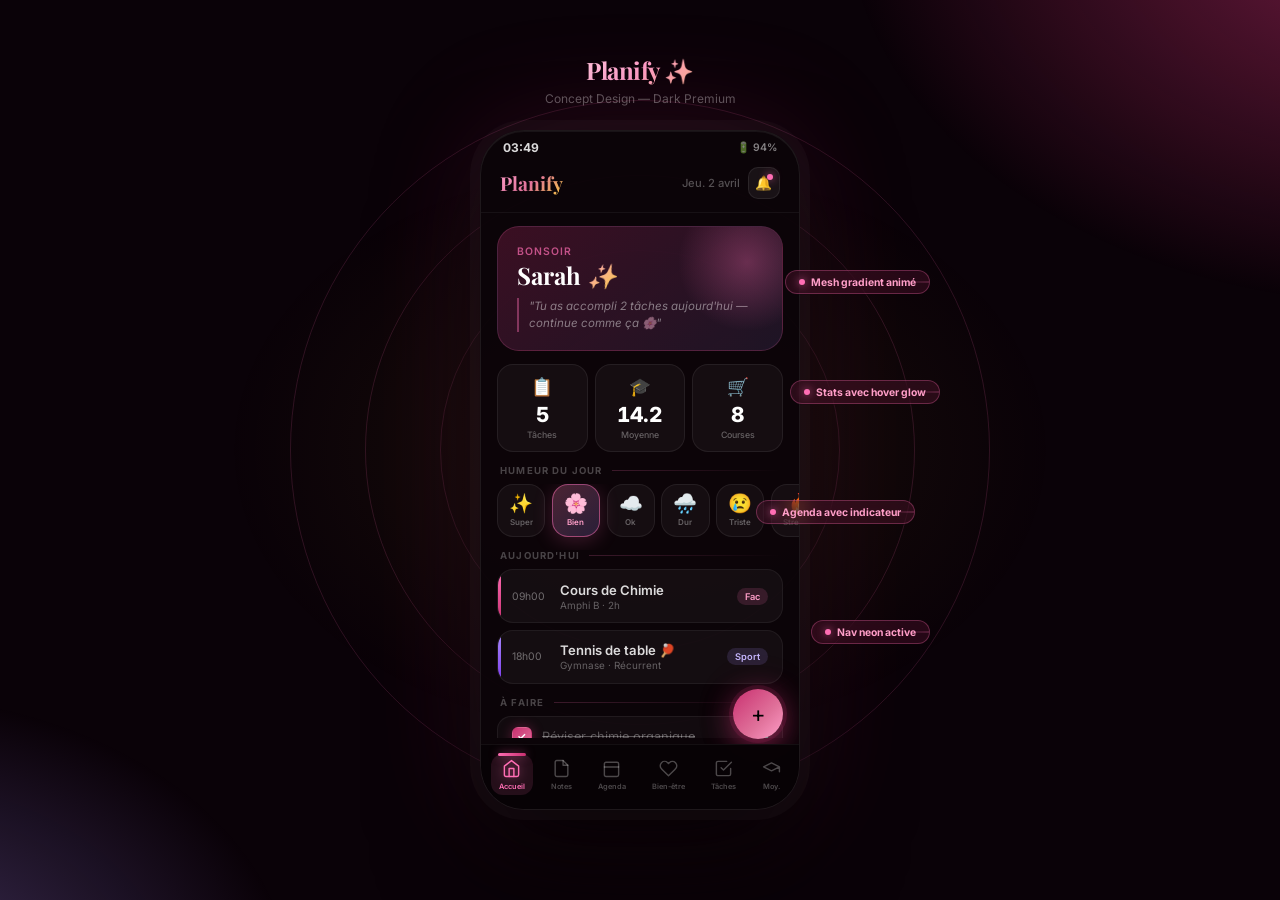
<file: maquette-anim.html>
<!DOCTYPE html>
<html lang="fr">
<head>
<meta charset="UTF-8">
<meta name="viewport" content="width=device-width,initial-scale=1">
<title>Planify — Maquette Premium</title>
<link href="https://fonts.googleapis.com/css2?family=Playfair+Display:ital,wght@0,700;1,600&family=Inter:wght@300;400;500;600;700&display=swap" rel="stylesheet">
<style>
*{margin:0;padding:0;box-sizing:border-box}
:root{
  --rose:#E0719A;--rose-d:#C93070;--rose-l:#FFF0F5;
  --gold:#F5C842;--lavender:#A78BFA;--mint:#34D399;
}

/* ── FOND ANIMÉ ── */
body{
  min-height:100vh;
  background:#0A0208;
  font-family:'Inter',sans-serif;
  overflow-x:hidden;
  display:flex;align-items:center;justify-content:center;
}

/* Mesh gradient animé */
.bg{
  position:fixed;inset:0;z-index:0;
  background:
    radial-gradient(ellipse 80% 80% at 110% -10%, rgba(201,48,112,.55) 0%, transparent 55%),
    radial-gradient(ellipse 60% 60% at -10% 110%, rgba(167,139,250,.35) 0%, transparent 55%),
    radial-gradient(ellipse 50% 50% at 50%  50%,  rgba(245,200,66,.08)  0%, transparent 65%);
  animation: meshMove 8s ease-in-out infinite alternate;
}
@keyframes meshMove{
  0%  {transform:scale(1) translateX(0)    translateY(0)}
  50% {transform:scale(1.05) translateX(15px) translateY(-10px)}
  100%{transform:scale(1.08) translateX(-8px)  translateY(12px)}
}

/* Particules */
.particles{position:fixed;inset:0;z-index:0;pointer-events:none;overflow:hidden}
.p{
  position:absolute;border-radius:50%;
  animation:float linear infinite;
  opacity:0;
}
@keyframes float{
  0%  {transform:translateY(100vh) scale(0);opacity:0}
  10% {opacity:.6}
  90% {opacity:.3}
  100%{transform:translateY(-10vh) scale(1.2);opacity:0}
}

/* ── PHONE FRAME ── */
.scene{
  position:relative;z-index:1;
  perspective:1200px;
  padding:2rem 1rem 4rem;
}
.phone{
  width:320px;
  background:rgba(12,5,9,.95);
  border-radius:44px;
  border:1.5px solid rgba(255,255,255,.08);
  box-shadow:
    0 0 0 10px rgba(255,255,255,.025),
    0 50px 100px rgba(0,0,0,.8),
    0 0 120px rgba(201,48,112,.2),
    inset 0 1px 0 rgba(255,255,255,.06);
  overflow:hidden;
  animation: phoneIn .9s cubic-bezier(.22,1,.36,1) both;
  transform-style:preserve-3d;
  min-height:680px;
  position:relative;
}
@keyframes phoneIn{
  from{opacity:0;transform:translateY(60px) rotateX(20deg) scale(.92)}
  to  {opacity:1;transform:translateY(0)    rotateX(0deg)  scale(1)}
}

/* Hover 3D tilt */
.phone:hover{
  animation:none;
  transition:transform .6s cubic-bezier(.22,1,.36,1),box-shadow .6s;
}

/* ── BARRE DE STATUT ── */
.status{
  display:flex;justify-content:space-between;align-items:center;
  padding:.55rem 1.4rem .2rem;
  font-size:.65rem;font-weight:600;color:rgba(255,255,255,.5);
}
.status-time{font-size:.75rem;font-weight:700;color:rgba(255,255,255,.85)}

/* ── HEADER ── */
.hd{
  padding:.6rem 1.2rem .8rem;
  display:flex;align-items:center;justify-content:space-between;
  border-bottom:1px solid rgba(255,255,255,.05);
}
.hd-logo{
  font-family:'Playfair Display',serif;
  font-size:1.2rem;font-weight:700;
  background:linear-gradient(135deg,#FF9EC8 0%,#E0719A 50%,#F5C842 100%);
  -webkit-background-clip:text;-webkit-text-fill-color:transparent;background-clip:text;
}
.hd-notif{
  width:32px;height:32px;border-radius:10px;
  background:rgba(255,255,255,.06);border:1px solid rgba(255,255,255,.08);
  display:flex;align-items:center;justify-content:center;font-size:.85rem;
  position:relative;cursor:pointer;
}
.hd-dot{
  position:absolute;top:6px;right:6px;
  width:6px;height:6px;border-radius:50%;
  background:#FF6EB4;
  box-shadow:0 0 8px rgba(255,110,180,.8);
  animation:pulse 2s ease-in-out infinite;
}
@keyframes pulse{
  0%,100%{transform:scale(1);opacity:1}
  50%{transform:scale(1.4);opacity:.7}
}

/* ── HERO CARD ── */
.hero{
  margin:0 1rem .8rem;
  background:linear-gradient(145deg,rgba(201,48,112,.25) 0%,rgba(167,139,250,.12) 100%);
  border:1px solid rgba(255,110,180,.18);
  border-radius:22px;padding:1.1rem 1.2rem;
  position:relative;overflow:hidden;
  animation:slideUp .6s .2s cubic-bezier(.22,1,.36,1) both;
}
@keyframes slideUp{
  from{opacity:0;transform:translateY(20px)}
  to  {opacity:1;transform:translateY(0)}
}
.hero::before{
  content:'';position:absolute;top:-40px;right:-40px;
  width:150px;height:150px;border-radius:50%;
  background:radial-gradient(circle,rgba(255,110,180,.3),transparent 65%);
  animation:orbMove 6s ease-in-out infinite alternate;
}
@keyframes orbMove{
  0%  {transform:translate(0,0)}
  100%{transform:translate(-20px,15px)}
}
.hero-greet{
  font-size:.65rem;font-weight:600;letter-spacing:.1em;
  text-transform:uppercase;color:rgba(255,110,180,.7);margin-bottom:.3rem;
}
.hero-name{
  font-family:'Playfair Display',serif;font-size:1.5rem;
  font-weight:700;color:#fff;line-height:1.1;
}
.hero-name em{
  font-style:italic;
  background:linear-gradient(135deg,#FF9EC8,#F5C842);
  -webkit-background-clip:text;-webkit-text-fill-color:transparent;background-clip:text;
}
.hero-quote{
  margin-top:.55rem;font-size:.72rem;
  color:rgba(255,255,255,.45);font-style:italic;line-height:1.5;
  border-left:2px solid rgba(255,110,180,.4);padding-left:.6rem;
}

/* ── STATS ROW ── */
.stats{
  display:grid;grid-template-columns:repeat(3,1fr);
  gap:.45rem;margin:0 1rem .8rem;
}
.stat{
  background:rgba(255,255,255,.04);
  border:1px solid rgba(255,255,255,.07);
  border-radius:16px;padding:.7rem .5rem;
  text-align:center;
  animation:slideUp .6s cubic-bezier(.22,1,.36,1) both;
  position:relative;overflow:hidden;
  cursor:pointer;transition:all .3s;
}
.stat:nth-child(1){animation-delay:.25s}
.stat:nth-child(2){animation-delay:.32s}
.stat:nth-child(3){animation-delay:.39s}
.stat:hover{
  background:rgba(255,110,180,.1);
  border-color:rgba(255,110,180,.25);
  transform:translateY(-3px);
  box-shadow:0 8px 24px rgba(255,110,180,.15);
}
.stat-ico{font-size:1.1rem;margin-bottom:.3rem}
.stat-val{
  font-size:1.3rem;font-weight:800;color:#fff;
  font-variant-numeric:tabular-nums;
}
.stat-lbl{font-size:.55rem;color:rgba(255,255,255,.35);margin-top:.15rem;font-weight:500}

/* ── SECTION TITLE ── */
.st{
  font-size:.6rem;font-weight:700;letter-spacing:.12em;text-transform:uppercase;
  color:rgba(255,255,255,.25);
  padding:0 1.2rem .5rem;
  display:flex;align-items:center;gap:.6rem;
}
.st::after{content:'';flex:1;height:1px;background:linear-gradient(to right,rgba(255,110,180,.2),transparent)}

/* ── MOOD CHIPS ── */
.moods{
  display:flex;gap:.4rem;padding:0 1rem .85rem;
  overflow-x:auto;scrollbar-width:none;
}
.moods::-webkit-scrollbar{display:none}
.mc{
  flex-shrink:0;
  display:flex;flex-direction:column;align-items:center;gap:.25rem;
  padding:.55rem .7rem;
  background:rgba(255,255,255,.04);
  border:1.5px solid rgba(255,255,255,.07);
  border-radius:16px;cursor:pointer;
  transition:all .3s cubic-bezier(.22,1,.36,1);
  animation:slideUp .6s cubic-bezier(.22,1,.36,1) both;
}
.mc:nth-child(1){animation-delay:.4s}.mc:nth-child(2){animation-delay:.46s}
.mc:nth-child(3){animation-delay:.52s}.mc:nth-child(4){animation-delay:.58s}
.mc:nth-child(5){animation-delay:.64s}
.mc:hover{transform:translateY(-4px) scale(1.06)}
.mc.active{
  background:linear-gradient(135deg,rgba(224,113,154,.3),rgba(167,139,250,.2));
  border-color:rgba(255,110,180,.5);
  box-shadow:0 4px 20px rgba(255,110,180,.2);
}
.mc-e{font-size:1.2rem;line-height:1}
.mc-l{font-size:.5rem;color:rgba(255,255,255,.35);font-weight:600}
.mc.active .mc-l{color:#FF9EC8}

/* ── AGENDA ITEMS ── */
.agenda{margin:0 1rem .85rem;display:flex;flex-direction:column;gap:.4rem}
.ag-item{
  display:flex;align-items:center;gap:.75rem;
  background:rgba(255,255,255,.04);
  border:1px solid rgba(255,255,255,.06);
  border-radius:16px;padding:.7rem .9rem;
  animation:slideUp .6s cubic-bezier(.22,1,.36,1) both;
  cursor:pointer;transition:all .28s;
  position:relative;overflow:hidden;
}
.ag-item:nth-child(1){animation-delay:.5s}
.ag-item:nth-child(2){animation-delay:.58s}
.ag-item:hover{
  background:rgba(255,255,255,.07);
  transform:translateX(4px);
}
.ag-item::before{
  content:'';position:absolute;left:0;top:0;bottom:0;
  width:3px;border-radius:3px 0 0 3px;
}
.ag-item:nth-child(1)::before{background:linear-gradient(to bottom,#FF6EB4,#C93070)}
.ag-item:nth-child(2)::before{background:linear-gradient(to bottom,#A78BFA,#7C3AED)}
.ag-time{font-size:.65rem;color:rgba(255,255,255,.4);width:36px;flex-shrink:0}
.ag-info{flex:1}
.ag-title{font-size:.82rem;font-weight:600;color:rgba(255,255,255,.85)}
.ag-sub{font-size:.62rem;color:rgba(255,255,255,.35);margin-top:.1rem}
.ag-tag{
  font-size:.58rem;padding:.18rem .5rem;border-radius:999px;font-weight:600;
}

/* ── TASKS ── */
.tasks{margin:0 1rem;display:flex;flex-direction:column;gap:.35rem}
.task{
  display:flex;align-items:center;gap:.65rem;
  background:rgba(255,255,255,.03);
  border:1px solid rgba(255,255,255,.06);
  border-radius:14px;padding:.6rem .85rem;
  animation:slideUp .6s cubic-bezier(.22,1,.36,1) both;
  cursor:pointer;transition:all .25s;
}
.task:nth-child(1){animation-delay:.65s}
.task:nth-child(2){animation-delay:.72s}
.task:nth-child(3){animation-delay:.79s}
.task:hover{background:rgba(255,255,255,.06);transform:translateX(3px)}
.task-chk{
  width:20px;height:20px;border-radius:6px;flex-shrink:0;
  border:1.5px solid rgba(255,110,180,.4);
  display:flex;align-items:center;justify-content:center;
  transition:all .25s;
}
.task:hover .task-chk{border-color:rgba(255,110,180,.7)}
.task.done .task-chk{
  background:linear-gradient(135deg,#C93070,#E0719A);
  border-color:transparent;
  box-shadow:0 0 12px rgba(201,48,112,.4);
}
.task.done .task-chk::after{content:'✓';font-size:.65rem;color:#fff;font-weight:700}
.task-txt{font-size:.8rem;color:rgba(255,255,255,.75);flex:1}
.task.done .task-txt{color:rgba(255,255,255,.3);text-decoration:line-through}
.task-pri{
  width:6px;height:6px;border-radius:50%;flex-shrink:0;
}

/* ── NAV ── */
.nav{
  position:absolute;bottom:0;left:0;right:0;
  display:flex;justify-content:space-around;align-items:center;
  padding:.6rem .3rem calc(.6rem + 4px);
  background:rgba(8,3,6,.95);
  border-top:1px solid rgba(255,255,255,.05);
  backdrop-filter:blur(30px);
}
.ni{
  display:flex;flex-direction:column;align-items:center;gap:.22rem;
  padding:.3rem .5rem;border-radius:12px;cursor:pointer;
  transition:all .25s cubic-bezier(.22,1,.36,1);
  position:relative;
}
.ni svg{width:19px;height:19px;stroke:rgba(255,255,255,.28);stroke-width:1.8;transition:all .25s}
.ni span{font-size:.46rem;color:rgba(255,255,255,.28);font-weight:600;transition:all .25s}
.ni.active{background:rgba(255,110,180,.12)}
.ni.active svg{stroke:#FF6EB4;filter:drop-shadow(0 0 6px rgba(255,110,180,.6))}
.ni.active span{color:#FF6EB4}
.ni.active::before{
  content:'';position:absolute;top:-1px;left:50%;transform:translateX(-50%);
  width:28px;height:3px;border-radius:3px;
  background:linear-gradient(90deg,#FF6EB4,#C93070);
  box-shadow:0 0 10px rgba(255,110,180,.6);
}
.ni:hover:not(.active){background:rgba(255,255,255,.04)}

/* ── FAB ── */
.fab{
  position:absolute;bottom:70px;right:1rem;
  width:50px;height:50px;border-radius:50%;
  background:linear-gradient(135deg,#C93070 0%,#E0719A 60%,#FF9EC8 100%);
  box-shadow:
    0 8px 28px rgba(201,48,112,.55),
    0 0 0 4px rgba(201,48,112,.15),
    0 0 40px rgba(201,48,112,.2);
  display:flex;align-items:center;justify-content:center;
  font-size:1.4rem;cursor:pointer;
  animation:fabIn .8s .9s cubic-bezier(.34,1.56,.64,1) both;
  transition:all .3s cubic-bezier(.34,1.56,.64,1);
}
@keyframes fabIn{
  from{opacity:0;transform:scale(0) rotate(-180deg)}
  to  {opacity:1;transform:scale(1) rotate(0deg)}
}
.fab:hover{
  transform:scale(1.12) rotate(90deg);
  box-shadow:0 12px 40px rgba(201,48,112,.7),0 0 60px rgba(201,48,112,.3);
}

/* ── SCROLL CONTAINER ── */
.scroll{overflow-y:auto;height:calc(680px - 155px);scrollbar-width:none;padding-bottom:1rem}
.scroll::-webkit-scrollbar{display:none}

/* ── LABELS EXTÉRIEURS ── */
.labels{
  position:absolute;z-index:2;
  width:320px;
}
.label-badge{
  position:absolute;
  background:rgba(201,48,112,.15);
  border:1px solid rgba(255,110,180,.3);
  border-radius:999px;
  padding:.3rem .8rem;
  font-size:.65rem;font-weight:700;color:#FF9EC8;
  backdrop-filter:blur(10px);
  white-space:nowrap;
  display:flex;align-items:center;gap:.4rem;
  animation:badgeIn .6s cubic-bezier(.34,1.56,.64,1) both;
}
@keyframes badgeIn{
  from{opacity:0;transform:translateX(-20px) scale(.8)}
  to  {opacity:1;transform:translateX(0) scale(1)}
}
.label-badge::before{content:'';width:6px;height:6px;border-radius:50%;background:#FF6EB4;box-shadow:0 0 8px rgba(255,110,180,.8)}
.lb1{top:140px;right:-130px;animation-delay:.8s}
.lb2{top:250px;right:-140px;animation-delay:1s}
.lb3{top:370px;right:-115px;animation-delay:1.2s}
.lb4{top:490px;right:-130px;animation-delay:1.4s}

/* ligne connecteur */
.connector{
  position:absolute;right:0;
  width:30px;height:1px;
  background:linear-gradient(to right,transparent,rgba(255,110,180,.4));
  top:50%;transform:translateY(-50%);
}

/* ── GLOW RING ── */
.glow-ring{
  position:absolute;
  border-radius:50%;
  border:1px solid rgba(255,110,180,.15);
  animation:ringPulse 4s ease-in-out infinite;
  pointer-events:none;z-index:0;
}
.gr1{width:400px;height:400px;top:50%;left:50%;transform:translate(-50%,-50%);animation-delay:0s}
.gr2{width:550px;height:550px;top:50%;left:50%;transform:translate(-50%,-50%);animation-delay:1.2s}
.gr3{width:700px;height:700px;top:50%;left:50%;transform:translate(-50%,-50%);animation-delay:2.4s}
@keyframes ringPulse{
  0%,100%{opacity:0;transform:translate(-50%,-50%) scale(.95)}
  50%     {opacity:1;transform:translate(-50%,-50%) scale(1.02)}
}

/* ── TITRE PAGE ── */
.page-title{
  text-align:center;margin-bottom:1.5rem;
  animation:slideUp .6s cubic-bezier(.22,1,.36,1) both;
}
.page-title h1{
  font-family:'Playfair Display',serif;
  font-size:1.5rem;font-weight:700;
  background:linear-gradient(135deg,#fff 0%,#FF9EC8 50%,#F5C842 100%);
  -webkit-background-clip:text;-webkit-text-fill-color:transparent;background-clip:text;
  letter-spacing:-.02em;
}
.page-title p{
  font-size:.75rem;color:rgba(255,255,255,.35);margin-top:.3rem;font-weight:400;
}

/* ── SHIMMER ANIMATION ── */
@keyframes shimmer{
  0%  {background-position:-200% center}
  100%{background-position:200% center}
}
.shimmer{
  background:linear-gradient(90deg,transparent 30%,rgba(255,255,255,.08) 50%,transparent 70%);
  background-size:200% 100%;
  animation:shimmer 2.5s infinite;
}
</style>
</head>
<body>

<!-- Fond animé -->
<div class="bg"></div>

<!-- Particules -->
<div class="particles" id="pts"></div>

<!-- Anneaux de glow -->
<div class="glow-ring gr1"></div>
<div class="glow-ring gr2"></div>
<div class="glow-ring gr3"></div>

<!-- Contenu -->
<div class="scene">
  <div class="page-title">
    <h1>Planify ✨</h1>
    <p>Concept Design — Dark Premium</p>
  </div>

  <div style="position:relative;display:inline-block">

    <!-- Labels explicatifs -->
    <div class="labels">
      <div class="label-badge lb1">
        <div class="connector"></div>
        Mesh gradient animé
      </div>
      <div class="label-badge lb2">
        <div class="connector"></div>
        Stats avec hover glow
      </div>
      <div class="label-badge lb3">
        <div class="connector"></div>
        Agenda avec indicateur
      </div>
      <div class="label-badge lb4">
        <div class="connector"></div>
        Nav neon active
      </div>
    </div>

    <!-- Phone -->
    <div class="phone" id="phone">

      <!-- Barre statut -->
      <div class="status">
        <span class="status-time">03:49</span>
        <span>🔋 94%</span>
      </div>

      <!-- Header -->
      <div class="hd">
        <div class="hd-logo">Planify</div>
        <div style="display:flex;gap:.5rem;align-items:center">
          <div style="font-size:.7rem;color:rgba(255,255,255,.3);font-weight:500">Jeu. 2 avril</div>
          <div class="hd-notif">🔔<div class="hd-dot"></div></div>
        </div>
      </div>

      <!-- Scroll -->
      <div class="scroll">

        <!-- Hero -->
        <div class="hero" style="margin-top:.8rem">
          <div class="hero-greet">Bonsoir</div>
          <div class="hero-name">Sarah <em>✨</em></div>
          <div class="hero-quote">"Tu as accompli 2 tâches aujourd'hui — continue comme ça 🌸"</div>
        </div>

        <!-- Stats -->
        <div class="stats">
          <div class="stat">
            <div class="stat-ico">📋</div>
            <div class="stat-val" id="s1">0</div>
            <div class="stat-lbl">Tâches</div>
          </div>
          <div class="stat">
            <div class="stat-ico">🎓</div>
            <div class="stat-val" id="s2">0</div>
            <div class="stat-lbl">Moyenne</div>
          </div>
          <div class="stat">
            <div class="stat-ico">🛒</div>
            <div class="stat-val" id="s3">0</div>
            <div class="stat-lbl">Courses</div>
          </div>
        </div>

        <!-- Humeur -->
        <div class="st">Humeur du jour</div>
        <div class="moods">
          <div class="mc"><div class="mc-e">✨</div><div class="mc-l">Super</div></div>
          <div class="mc active"><div class="mc-e">🌸</div><div class="mc-l">Bien</div></div>
          <div class="mc"><div class="mc-e">☁️</div><div class="mc-l">Ok</div></div>
          <div class="mc"><div class="mc-e">🌧️</div><div class="mc-l">Dur</div></div>
          <div class="mc"><div class="mc-e">😢</div><div class="mc-l">Triste</div></div>
          <div class="mc"><div class="mc-e">🔥</div><div class="mc-l">Stressée</div></div>
        </div>

        <!-- Agenda -->
        <div class="st">Aujourd'hui</div>
        <div class="agenda">
          <div class="ag-item">
            <div class="ag-time">09h00</div>
            <div class="ag-info">
              <div class="ag-title">Cours de Chimie</div>
              <div class="ag-sub">Amphi B · 2h</div>
            </div>
            <div class="ag-tag" style="background:rgba(255,110,180,.15);color:#FF9EC8">Fac</div>
          </div>
          <div class="ag-item">
            <div class="ag-time">18h00</div>
            <div class="ag-info">
              <div class="ag-title">Tennis de table 🏓</div>
              <div class="ag-sub">Gymnase · Récurrent</div>
            </div>
            <div class="ag-tag" style="background:rgba(167,139,250,.15);color:#C4B5FD">Sport</div>
          </div>
        </div>

        <!-- Tâches -->
        <div class="st">À faire</div>
        <div class="tasks">
          <div class="task done">
            <div class="task-chk"></div>
            <div class="task-txt">Réviser chimie organique</div>
            <div class="task-pri" style="background:#34D399;box-shadow:0 0 6px rgba(52,211,153,.5)"></div>
          </div>
          <div class="task">
            <div class="task-chk"></div>
            <div class="task-txt">Rendre compte-rendu TP</div>
            <div class="task-pri" style="background:#F5C842;box-shadow:0 0 6px rgba(245,200,66,.5)"></div>
          </div>
          <div class="task">
            <div class="task-chk"></div>
            <div class="task-txt">Appeler maman 📞</div>
            <div class="task-pri" style="background:rgba(255,255,255,.2)"></div>
          </div>
        </div>

        <div style="height:80px"></div>
      </div>

      <!-- FAB -->
      <div class="fab">+</div>

      <!-- Nav -->
      <div class="nav">
        <div class="ni active">
          <svg viewBox="0 0 24 24" fill="none" stroke-linecap="round" stroke-linejoin="round"><path d="M3 9l9-7 9 7v11a2 2 0 01-2 2H5a2 2 0 01-2-2z"/><polyline points="9 22 9 12 15 12 15 22"/></svg>
          <span>Accueil</span>
        </div>
        <div class="ni">
          <svg viewBox="0 0 24 24" fill="none" stroke-linecap="round" stroke-linejoin="round"><path d="M14 2H6a2 2 0 00-2 2v16a2 2 0 002 2h12a2 2 0 002-2V8z"/><polyline points="14 2 14 8 20 8"/></svg>
          <span>Notes</span>
        </div>
        <div class="ni">
          <svg viewBox="0 0 24 24" fill="none" stroke-linecap="round" stroke-linejoin="round"><rect x="3" y="4" width="18" height="18" rx="2"/><line x1="3" y1="10" x2="21" y2="10"/></svg>
          <span>Agenda</span>
        </div>
        <div class="ni">
          <svg viewBox="0 0 24 24" fill="none" stroke-linecap="round" stroke-linejoin="round"><path d="M20.84 4.61a5.5 5.5 0 00-7.78 0L12 5.67l-1.06-1.06a5.5 5.5 0 00-7.78 7.78l1.06 1.06L12 21.23l7.78-7.78 1.06-1.06a5.5 5.5 0 000-7.78z"/></svg>
          <span>Bien-être</span>
        </div>
        <div class="ni">
          <svg viewBox="0 0 24 24" fill="none" stroke-linecap="round" stroke-linejoin="round"><polyline points="9 11 12 14 22 4"/><path d="M21 12v7a2 2 0 01-2 2H5a2 2 0 01-2-2V5a2 2 0 012-2h11"/></svg>
          <span>Tâches</span>
        </div>
        <div class="ni">
          <svg viewBox="0 0 24 24" fill="none" stroke-linecap="round" stroke-linejoin="round"><path d="M22 10v6M2 10l10-5 10 5-10 5z"/></svg>
          <span>Moy.</span>
        </div>
      </div>
    </div>
  </div>
</div>

<script>
// ── Particules ──
const pts = document.getElementById('pts');
const colors = ['#FF6EB4','#C93070','#A78BFA','#F5C842','#34D399'];
for(let i=0;i<35;i++){
  const p=document.createElement('div');
  p.className='p';
  const size=Math.random()*5+2;
  p.style.cssText=`
    width:${size}px;height:${size}px;
    left:${Math.random()*100}%;
    background:${colors[Math.floor(Math.random()*colors.length)]};
    animation-duration:${Math.random()*12+8}s;
    animation-delay:${Math.random()*8}s;
    filter:blur(${Math.random()>.5?'1px':'0px'});
  `;
  pts.appendChild(p);
}

// ── Compteurs animés ──
function animCount(id, target, suffix='', duration=1200){
  const el=document.getElementById(id);
  const start=Date.now();
  const tick=()=>{
    const p=Math.min(1,(Date.now()-start)/duration);
    const ease=1-Math.pow(1-p,4);
    const val=typeof target==='number'&&target%1!==0
      ? (target*ease).toFixed(1)
      : Math.round(target*ease);
    el.textContent=val+suffix;
    if(p<1)requestAnimationFrame(tick);
  };
  setTimeout(()=>requestAnimationFrame(tick),600);
}
animCount('s1',5);
animCount('s2',14.2);
animCount('s3',8);

// ── Tilt 3D au survol ──
const phone=document.getElementById('phone');
phone.addEventListener('mousemove',e=>{
  const r=phone.getBoundingClientRect();
  const x=(e.clientX-r.left)/r.width-.5;
  const y=(e.clientY-r.top)/r.height-.5;
  phone.style.transform=`rotateY(${x*12}deg) rotateX(${-y*8}deg) scale(1.02)`;
  phone.style.boxShadow=`
    ${-x*30}px ${y*20}px 80px rgba(0,0,0,.7),
    0 0 120px rgba(201,48,112,${.15+Math.abs(x)*.2})
  `;
});
phone.addEventListener('mouseleave',()=>{
  phone.style.transform='';
  phone.style.boxShadow='';
  phone.style.transition='transform .6s cubic-bezier(.22,1,.36,1),box-shadow .6s';
  setTimeout(()=>phone.style.transition='',600);
});

// ── Mood chip interaction ──
document.querySelectorAll('.mc').forEach(el=>{
  el.addEventListener('click',()=>{
    document.querySelectorAll('.mc').forEach(x=>x.classList.remove('active'));
    el.classList.add('active');
  });
});

// ── Task check interaction ──
document.querySelectorAll('.task').forEach(el=>{
  el.addEventListener('click',()=>el.classList.toggle('done'));
});

// ── Nav interaction ──
document.querySelectorAll('.ni').forEach(el=>{
  el.addEventListener('click',()=>{
    document.querySelectorAll('.ni').forEach(x=>x.classList.remove('active'));
    el.classList.add('active');
  });
});
</script>
</body>
</html>
</file>
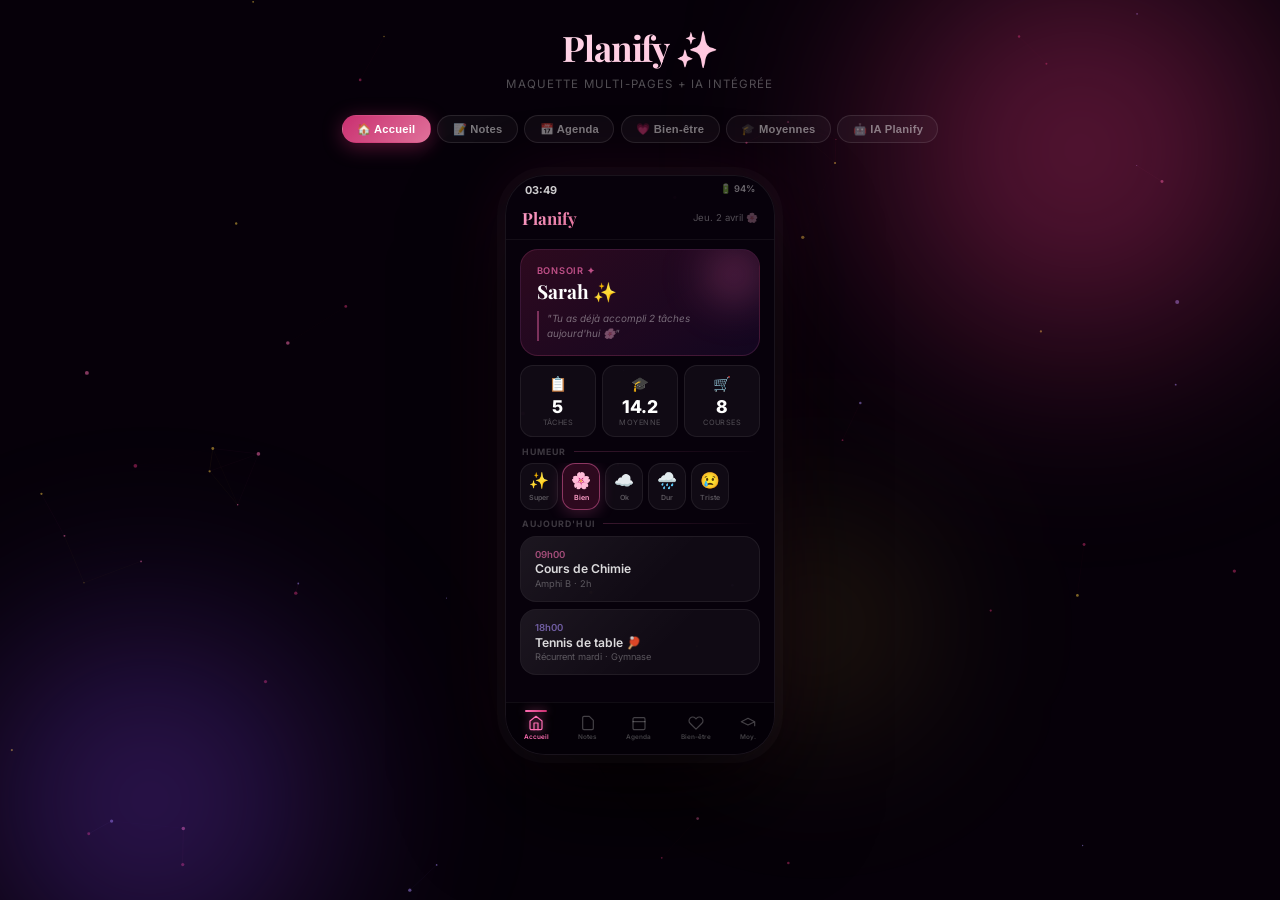
<file: maquette-pages.html>
<!DOCTYPE html>
<html lang="fr">
<head>
<meta charset="UTF-8">
<meta name="viewport" content="width=device-width,initial-scale=1">
<title>Planify — Toutes les pages</title>
<link href="https://fonts.googleapis.com/css2?family=Playfair+Display:ital,wght@0,700;1,600&family=Inter:wght@300;400;500;600;700;800&display=swap" rel="stylesheet">
<style>
*{margin:0;padding:0;box-sizing:border-box}
html,body{width:100%;min-height:100vh;overflow-x:hidden}
body{background:#060009;font-family:'Inter',sans-serif;padding:1.5rem 1rem 4rem}

#bg-canvas{position:fixed;inset:0;z-index:0}
.aurora{position:fixed;inset:0;z-index:1;pointer-events:none;overflow:hidden}
.aur{position:absolute;border-radius:50%;filter:blur(80px);mix-blend-mode:screen}
.aur1{width:700px;height:700px;background:radial-gradient(circle,rgba(201,48,112,.55),transparent 60%);top:-200px;right:-150px;animation:aur1 9s ease-in-out infinite alternate}
.aur2{width:600px;height:600px;background:radial-gradient(circle,rgba(120,60,220,.45),transparent 60%);bottom:-200px;left:-150px;animation:aur2 11s ease-in-out infinite alternate}
.aur3{width:350px;height:350px;background:radial-gradient(circle,rgba(245,200,66,.2),transparent 60%);top:50%;left:50%;animation:aur3 7s ease-in-out infinite alternate}
@keyframes aur1{0%{transform:translate(0,0) scale(1)}100%{transform:translate(-60px,50px) scale(1.2)}}
@keyframes aur2{0%{transform:translate(0,0) scale(1)}100%{transform:translate(60px,-50px) scale(1.25)}}
@keyframes aur3{0%{transform:translate(-50%,-50%) scale(1)}100%{transform:translate(-60%,-40%) scale(1.2)}}

/* ══ PAGE TITLE ══ */
.page-hero{position:relative;z-index:10;text-align:center;margin-bottom:1.5rem}
.page-hero h1{
  font-family:'Playfair Display',serif;font-size:2.2rem;font-weight:700;
  background:linear-gradient(135deg,#fff,#FF9EC8,#E0719A,#F5C842);
  background-size:300%;-webkit-background-clip:text;-webkit-text-fill-color:transparent;background-clip:text;
  animation:gs 5s ease-in-out infinite alternate;letter-spacing:-.03em;
}
@keyframes gs{0%{background-position:0%}100%{background-position:100%}}
.page-hero p{font-size:.72rem;color:rgba(255,255,255,.3);margin-top:.4rem;letter-spacing:.1em;text-transform:uppercase}

/* ══ NAV SWITCHER ══ */
.switcher{
  position:relative;z-index:10;
  display:flex;align-items:center;justify-content:center;gap:.4rem;
  flex-wrap:wrap;margin-bottom:2rem;
}
.sw{
  padding:.4rem .9rem;border-radius:999px;border:1.5px solid rgba(255,255,255,.1);
  background:rgba(255,255,255,.04);color:rgba(255,255,255,.45);
  font-size:.7rem;font-weight:600;cursor:pointer;
  transition:all .3s cubic-bezier(.22,1,.36,1);letter-spacing:.02em;
}
.sw:hover{background:rgba(255,110,180,.08);border-color:rgba(255,110,180,.2);color:rgba(255,255,255,.7)}
.sw.active{background:linear-gradient(135deg,#C93070,#E0719A);border-color:transparent;color:#fff;box-shadow:0 4px 20px rgba(201,48,112,.4)}

/* ══ PAGES GRID ══ */
.pages{position:relative;z-index:10;display:flex;justify-content:center;gap:1.5rem;flex-wrap:wrap}

/* ══ PHONE ══ */
.phone{
  width:270px;background:rgba(8,2,12,.97);border-radius:40px;
  border:1.5px solid rgba(255,255,255,.07);overflow:hidden;
  min-height:580px;position:relative;flex-shrink:0;
  box-shadow:0 0 0 8px rgba(255,255,255,.02),0 50px 100px rgba(0,0,0,.85),0 0 80px rgba(201,48,112,.12);
  transition:transform .5s cubic-bezier(.22,1,.36,1),box-shadow .5s;
  animation:phoneIn .8s cubic-bezier(.22,1,.36,1) both;
}
@keyframes phoneIn{from{opacity:0;transform:translateY(40px) scale(.95)}to{opacity:1;transform:translateY(0) scale(1)}}
.phone:hover{transform:translateY(-10px) scale(1.01);box-shadow:0 0 0 8px rgba(255,255,255,.03),0 70px 130px rgba(0,0,0,.9),0 0 120px rgba(201,48,112,.25)}
.phone-label{
  text-align:center;margin-top:.75rem;
  font-size:.65rem;color:rgba(255,255,255,.3);font-weight:600;letter-spacing:.08em;text-transform:uppercase;
  position:relative;z-index:10;
}

/* ══ SCROLL ══ */
.scroll{overflow-y:auto;max-height:calc(580px - 110px);scrollbar-width:none;padding-bottom:.5rem}
.scroll::-webkit-scrollbar{display:none}

/* ══ STATUS ══ */
.sb{display:flex;justify-content:space-between;padding:.45rem 1.2rem .1rem;font-size:.58rem;font-weight:600;color:rgba(255,255,255,.4)}
.sb-t{font-size:.68rem;font-weight:700;color:rgba(255,255,255,.8)}

/* ══ PAGE HEADER ══ */
.ph{display:flex;align-items:center;justify-content:space-between;padding:.5rem 1rem .6rem;border-bottom:1px solid rgba(255,255,255,.05)}
.ph-title{font-family:'Playfair Display',serif;font-size:1.05rem;font-weight:700;background:linear-gradient(135deg,#FF9EC8,#E0719A);-webkit-background-clip:text;-webkit-text-fill-color:transparent;background-clip:text}
.ph-btn{background:linear-gradient(135deg,#C93070,#E0719A);border:none;border-radius:999px;color:#fff;font-size:.7rem;font-weight:700;padding:.3rem .7rem;cursor:pointer;box-shadow:0 4px 14px rgba(201,48,112,.4)}
.ph-back{background:rgba(255,255,255,.06);border:1px solid rgba(255,255,255,.08);border-radius:999px;color:rgba(255,255,255,.6);font-size:.75rem;padding:.28rem .65rem;cursor:pointer}

/* ══ SECTION TITLE ══ */
.st{font-size:.55rem;font-weight:700;letter-spacing:.12em;text-transform:uppercase;color:rgba(255,255,255,.22);padding:0 1rem .4rem;display:flex;align-items:center;gap:.5rem}
.st::after{content:'';flex:1;height:1px;background:linear-gradient(to right,rgba(255,110,180,.2),transparent)}

/* ══ CARD BASE ══ */
.card{background:rgba(255,255,255,.04);border:1px solid rgba(255,255,255,.07);border-radius:16px;padding:.75rem .9rem;margin:0 .85rem .45rem;transition:all .3s;cursor:pointer;position:relative;overflow:hidden}
.card:hover{background:rgba(255,255,255,.07);transform:translateY(-2px)}
.card::before{content:'';position:absolute;inset:0;background:linear-gradient(135deg,rgba(255,255,255,.05),transparent 60%);pointer-events:none}

/* ══ NAV ══ */
.nav{position:absolute;bottom:0;left:0;right:0;display:flex;justify-content:space-around;align-items:center;padding:.45rem .2rem calc(.45rem + 2px);background:rgba(5,1,8,.97);border-top:1px solid rgba(255,255,255,.05)}
.ni{display:flex;flex-direction:column;align-items:center;gap:.15rem;padding:.25rem .4rem;border-radius:9px;cursor:pointer;transition:all .25s;position:relative}
.ni svg{width:16px;height:16px;stroke:rgba(255,255,255,.25);stroke-width:1.8;transition:all .25s}
.ni span{font-size:.4rem;color:rgba(255,255,255,.25);font-weight:600}
.ni.active svg{stroke:#FF6EB4;filter:drop-shadow(0 0 5px rgba(255,110,180,.7))}
.ni.active span{color:#FF6EB4}
.ni.active::before{content:'';position:absolute;top:-1px;left:50%;transform:translateX(-50%);width:22px;height:2px;border-radius:2px;background:linear-gradient(90deg,#FF6EB4,#C93070);box-shadow:0 0 8px rgba(255,110,180,.6)}

/* ═══════════════════════════
   PAGE 1 — ACCUEIL
═══════════════════════════ */
.hero-card{margin:.6rem .85rem .55rem;background:linear-gradient(145deg,rgba(201,48,112,.2),rgba(120,60,220,.1));border:1px solid rgba(255,110,180,.15);border-radius:18px;padding:.9rem 1rem;position:relative;overflow:hidden}
.hc-orb{position:absolute;width:100px;height:100px;border-radius:50%;background:radial-gradient(circle,rgba(255,110,180,.3),transparent 65%);top:-25px;right:-25px;filter:blur(18px);animation:orbp 5s ease-in-out infinite alternate}
@keyframes orbp{0%{transform:scale(1)}100%{transform:scale(1.3) translate(-10px,8px)}}
.hc-greet{font-size:.58rem;color:rgba(255,110,180,.7);font-weight:600;letter-spacing:.08em;text-transform:uppercase}
.hc-name{font-family:'Playfair Display',serif;font-size:1.2rem;font-weight:700;color:#fff;margin:.18rem 0}
.hc-quote{font-size:.62rem;color:rgba(255,255,255,.4);font-style:italic;border-left:2px solid rgba(255,110,180,.4);padding-left:.5rem;line-height:1.5;margin-top:.4rem}

.stats-g{display:grid;grid-template-columns:repeat(3,1fr);gap:.35rem;margin:0 .85rem .55rem}
.sg{background:rgba(255,255,255,.04);border:1px solid rgba(255,255,255,.07);border-radius:13px;padding:.55rem .35rem;text-align:center;cursor:pointer;transition:all .3s}
.sg:hover{background:rgba(255,110,180,.08);border-color:rgba(255,110,180,.2);transform:scale(1.05)}
.sg-i{font-size:.9rem;margin-bottom:.2rem}
.sg-v{font-size:1.1rem;font-weight:800;color:#fff}
.sg-l{font-size:.46rem;color:rgba(255,255,255,.28);text-transform:uppercase;letter-spacing:.06em;margin-top:.08rem}

.moods{display:flex;gap:.3rem;padding:0 .85rem .55rem;overflow-x:auto;scrollbar-width:none}
.moods::-webkit-scrollbar{display:none}
.mc{flex-shrink:0;display:flex;flex-direction:column;align-items:center;gap:.18rem;padding:.4rem .5rem;background:rgba(255,255,255,.04);border:1.5px solid rgba(255,255,255,.07);border-radius:13px;cursor:pointer;transition:all .3s cubic-bezier(.34,1.56,.64,1)}
.mc:hover{transform:translateY(-4px) scale(1.1)}
.mc.active{background:rgba(201,48,112,.2);border-color:rgba(255,110,180,.45);box-shadow:0 4px 16px rgba(255,110,180,.2)}
.mc em{font-style:normal;font-size:1rem}
.mc s{font-size:.44rem;color:rgba(255,255,255,.3);text-decoration:none;font-weight:600}
.mc.active s{color:#FF9EC8}

/* ═══════════════════════════
   PAGE 2 — NOTES
═══════════════════════════ */
.search-bar{margin:.6rem .85rem .5rem;background:rgba(255,255,255,.05);border:1px solid rgba(255,255,255,.08);border-radius:999px;padding:.5rem .9rem;display:flex;align-items:center;gap:.5rem;font-size:.72rem;color:rgba(255,255,255,.3)}
.note-grid{display:grid;grid-template-columns:1fr 1fr;gap:.4rem;margin:0 .85rem .5rem}
.note-c{background:rgba(255,255,255,.04);border:1px solid rgba(255,255,255,.07);border-radius:15px;padding:.7rem;cursor:pointer;transition:all .3s;position:relative;overflow:hidden}
.note-c:hover{transform:translateY(-3px);background:rgba(255,255,255,.07)}
.note-c::before{content:'';position:absolute;top:0;left:0;right:0;height:3px;border-radius:3px 3px 0 0}
.note-emoji{font-size:1.2rem;margin-bottom:.3rem}
.note-name{font-size:.72rem;font-weight:700;color:rgba(255,255,255,.85);margin-bottom:.15rem}
.note-count{font-size:.55rem;color:rgba(255,255,255,.3)}
.note-new{background:rgba(255,110,180,.06);border:1px dashed rgba(255,110,180,.2);border-radius:15px;padding:.7rem;cursor:pointer;display:flex;flex-direction:column;align-items:center;justify-content:center;gap:.3rem;transition:all .3s;min-height:80px}
.note-new:hover{background:rgba(255,110,180,.1);border-color:rgba(255,110,180,.35)}
.note-new-ico{font-size:1.3rem;color:rgba(255,110,180,.5)}
.note-new-lbl{font-size:.55rem;color:rgba(255,110,180,.5);font-weight:600}

/* ═══════════════════════════
   PAGE 3 — AGENDA
═══════════════════════════ */
.cal-strip{display:flex;gap:.3rem;padding:0 .85rem .55rem;overflow-x:auto;scrollbar-width:none}
.cal-strip::-webkit-scrollbar{display:none}
.cal-day{flex-shrink:0;display:flex;flex-direction:column;align-items:center;gap:.15rem;padding:.4rem .5rem;border-radius:12px;cursor:pointer;min-width:38px;transition:all .3s}
.cal-day.active{background:linear-gradient(135deg,#C93070,#E0719A);box-shadow:0 4px 14px rgba(201,48,112,.4)}
.cal-day:not(.active):hover{background:rgba(255,255,255,.06)}
.cd-num{font-size:.85rem;font-weight:700;color:rgba(255,255,255,.8)}
.cd-day{font-size:.48rem;color:rgba(255,255,255,.35);text-transform:uppercase}
.cal-day.active .cd-num,.cal-day.active .cd-day{color:#fff}
.cd-dot{width:4px;height:4px;border-radius:50%;background:#FF6EB4;margin-top:.1rem}

.ev-item{margin:0 .85rem .38rem;background:rgba(255,255,255,.03);border:1px solid rgba(255,255,255,.06);border-radius:14px;padding:.6rem .8rem;display:flex;gap:.6rem;cursor:pointer;transition:all .28s;position:relative;overflow:hidden}
.ev-item:hover{background:rgba(255,255,255,.07);transform:translateX(4px)}
.ev-bar{width:3px;border-radius:3px;align-self:stretch;flex-shrink:0}
.ev-time{font-size:.58rem;color:rgba(255,255,255,.35);width:32px;flex-shrink:0}
.ev-info{flex:1}
.ev-title{font-size:.74rem;font-weight:600;color:rgba(255,255,255,.82)}
.ev-sub{font-size:.56rem;color:rgba(255,255,255,.3);margin-top:.06rem}
.ev-rec{font-size:.48rem;background:rgba(255,110,180,.12);color:#FF9EC8;border-radius:999px;padding:.1rem .4rem;font-weight:600}

/* ═══════════════════════════
   PAGE 4 — BIEN-ÊTRE
═══════════════════════════ */
.well-tabs{display:flex;gap:.35rem;padding:0 .85rem .55rem}
.wt{flex:1;text-align:center;padding:.4rem;border-radius:999px;border:1.5px solid rgba(255,255,255,.08);font-size:.58rem;font-weight:600;color:rgba(255,255,255,.35);cursor:pointer;transition:all .3s}
.wt.active{background:linear-gradient(135deg,rgba(201,48,112,.25),rgba(120,60,220,.15));border-color:rgba(255,110,180,.35);color:#FF9EC8}

.cycle-ring{width:90px;height:90px;border-radius:50%;margin:.2rem auto .7rem;position:relative;display:flex;align-items:center;justify-content:center}
.cycle-ring svg{position:absolute;inset:0;transform:rotate(-90deg)}
.cycle-ring-inner{text-align:center;position:relative;z-index:1}
.cr-day{font-size:1.2rem;font-weight:800;color:#fff}
.cr-lbl{font-size:.45rem;color:rgba(255,255,255,.4);text-transform:uppercase;letter-spacing:.08em}

.habit-item{margin:0 .85rem .35rem;background:rgba(255,255,255,.03);border:1px solid rgba(255,255,255,.06);border-radius:13px;padding:.55rem .8rem;display:flex;align-items:center;gap:.6rem;cursor:pointer;transition:all .28s}
.habit-item:hover{background:rgba(255,255,255,.06)}
.habit-chk{width:22px;height:22px;border-radius:999px;border:1.5px solid rgba(255,255,255,.15);flex-shrink:0;display:flex;align-items:center;justify-content:center;transition:all .3s;font-size:.65rem}
.habit-chk.done{background:linear-gradient(135deg,#C93070,#E0719A);border-color:transparent;box-shadow:0 0 10px rgba(201,48,112,.4)}
.habit-ico{font-size:1.1rem}
.habit-info{flex:1}
.habit-name{font-size:.74rem;font-weight:600;color:rgba(255,255,255,.8)}
.habit-streak{font-size:.55rem;color:rgba(255,110,180,.6);margin-top:.05rem}
.habit-dots{display:flex;gap:.2rem}
.hd2{width:6px;height:6px;border-radius:50%}

/* ═══════════════════════════
   PAGE 5 — MOYENNES
═══════════════════════════ */
.avg-banner{margin:.6rem .85rem .5rem;background:linear-gradient(135deg,#C93070,#E0719A,#F5C842);border-radius:16px;padding:.8rem 1rem;display:flex;align-items:center;justify-content:space-between;position:relative;overflow:hidden;box-shadow:0 8px 28px rgba(201,48,112,.4)}
.avg-banner::before{content:'';position:absolute;inset:0;background:linear-gradient(135deg,rgba(255,255,255,.12),transparent 60%)}
.ab-label{font-size:.6rem;font-weight:600;color:rgba(255,255,255,.75);text-transform:uppercase;letter-spacing:.06em}
.ab-val{font-size:1.8rem;font-weight:800;color:#fff;line-height:1}
.ab-mention{font-size:.6rem;color:rgba(255,255,255,.75);margin-top:.1rem}

.mod-card{margin:0 .85rem .4rem;background:rgba(255,255,255,.04);border:1px solid rgba(255,255,255,.07);border-radius:14px;overflow:hidden;cursor:pointer;transition:all .3s}
.mod-card:hover{background:rgba(255,255,255,.07);transform:translateX(3px)}
.mod-hd{display:flex;align-items:center;justify-content:space-between;padding:.6rem .85rem}
.mod-name{font-size:.8rem;font-weight:700;color:rgba(255,255,255,.85)}
.mod-coef{font-size:.55rem;color:rgba(255,255,255,.3);margin-top:.08rem}
.mod-score{font-size:1.1rem;font-weight:800}
.mod-bar{height:3px;background:rgba(255,255,255,.07);margin:0 .85rem .5rem;border-radius:999px;overflow:hidden}
.mod-fill{height:100%;border-radius:999px;animation:fillA 1.2s cubic-bezier(.22,1,.36,1) both}
@keyframes fillA{from{width:0}}

/* ═══════════════════════════
   PAGE 6 — IA PLANIFY
═══════════════════════════ */
.ai-glow{
  position:absolute;width:120px;height:120px;border-radius:50%;
  background:radial-gradient(circle,rgba(167,139,250,.5),transparent 65%);
  top:-30px;right:-30px;filter:blur(30px);
  animation:aiGlow 4s ease-in-out infinite alternate;
}
@keyframes aiGlow{0%{transform:scale(1);opacity:.7}100%{transform:scale(1.4);opacity:1}}

.ai-avatar{
  width:64px;height:64px;border-radius:50%;
  background:linear-gradient(135deg,#7C3AED,#C93070,#FF9EC8);
  margin:.8rem auto .5rem;
  display:flex;align-items:center;justify-content:center;font-size:1.8rem;
  box-shadow:0 0 0 4px rgba(167,139,250,.15),0 0 40px rgba(167,139,250,.3);
  animation:avatarPulse 3s ease-in-out infinite;
}
@keyframes avatarPulse{0%,100%{box-shadow:0 0 0 4px rgba(167,139,250,.15),0 0 40px rgba(167,139,250,.3)}50%{box-shadow:0 0 0 8px rgba(167,139,250,.08),0 0 60px rgba(167,139,250,.5)}}

.ai-name{text-align:center;font-family:'Playfair Display',serif;font-size:1rem;color:#fff;font-weight:700}
.ai-sub{text-align:center;font-size:.6rem;color:rgba(167,139,250,.6);margin:.1rem 0 .7rem}

.msg{margin:0 .85rem .4rem;display:flex;gap:.5rem;align-items:flex-end}
.msg.user{flex-direction:row-reverse}
.msg-bubble{
  max-width:75%;padding:.55rem .75rem;border-radius:16px;font-size:.68rem;line-height:1.5;
  color:rgba(255,255,255,.85);position:relative;
}
.msg.ai .msg-bubble{background:rgba(167,139,250,.15);border:1px solid rgba(167,139,250,.2);border-radius:4px 16px 16px 16px}
.msg.user .msg-bubble{background:linear-gradient(135deg,#C93070,#E0719A);color:#fff;border-radius:16px 4px 16px 16px}
.msg-ico{width:24px;height:24px;border-radius:50%;flex-shrink:0;display:flex;align-items:center;justify-content:center;font-size:.8rem}
.msg.ai .msg-ico{background:rgba(167,139,250,.15);border:1px solid rgba(167,139,250,.2)}
.msg.user .msg-ico{background:rgba(201,48,112,.2)}

.ai-input{margin:.4rem .85rem 0;background:rgba(255,255,255,.05);border:1px solid rgba(255,255,255,.1);border-radius:999px;padding:.5rem .9rem;display:flex;align-items:center;gap:.5rem}
.ai-input input{flex:1;background:none;border:none;outline:none;font-size:.68rem;color:rgba(255,255,255,.6);font-family:'Inter',sans-serif}
.ai-send{width:26px;height:26px;border-radius:50%;background:linear-gradient(135deg,#C93070,#E0719A);border:none;color:#fff;font-size:.75rem;cursor:pointer;display:flex;align-items:center;justify-content:center;box-shadow:0 4px 12px rgba(201,48,112,.4)}

/* ══ TYPING INDICATOR ══ */
.typing{display:flex;gap:.3rem;align-items:center;padding:.5rem .75rem}
.typing span{width:5px;height:5px;border-radius:50%;background:rgba(167,139,250,.6);animation:typingBounce 1.2s ease-in-out infinite}
.typing span:nth-child(2){animation-delay:.15s}
.typing span:nth-child(3){animation-delay:.3s}
@keyframes typingBounce{0%,100%{transform:translateY(0);opacity:.4}50%{transform:translateY(-5px);opacity:1}}

/* ══ AI SUGGESTIONS ══ */
.ai-chips{display:flex;gap:.3rem;padding:.4rem .85rem .3rem;overflow-x:auto;scrollbar-width:none}
.ai-chips::-webkit-scrollbar{display:none}
.ai-chip{flex-shrink:0;padding:.3rem .7rem;border-radius:999px;border:1px solid rgba(167,139,250,.2);background:rgba(167,139,250,.08);font-size:.55rem;color:rgba(167,139,250,.8);font-weight:600;cursor:pointer;transition:all .3s;white-space:nowrap}
.ai-chip:hover{background:rgba(167,139,250,.15);border-color:rgba(167,139,250,.4)}

/* ══ RIPPLE ══ */
.ripple{position:absolute;border-radius:50%;background:rgba(255,110,180,.25);pointer-events:none;transform:scale(0);animation:rip .6s ease-out forwards}
@keyframes rip{to{transform:scale(4);opacity:0}}
</style>
</head>
<body>

<canvas id="bg-canvas"></canvas>
<div class="aurora"><div class="aur aur1"></div><div class="aur aur2"></div><div class="aur aur3"></div></div>

<div class="page-hero">
  <h1>Planify ✨</h1>
  <p>Maquette multi-pages + IA intégrée</p>
</div>

<!-- Switcher pages -->
<div class="switcher">
  <button class="sw active" onclick="showPage('accueil',this)">🏠 Accueil</button>
  <button class="sw" onclick="showPage('notes',this)">📝 Notes</button>
  <button class="sw" onclick="showPage('agenda',this)">📅 Agenda</button>
  <button class="sw" onclick="showPage('wellness',this)">💗 Bien-être</button>
  <button class="sw" onclick="showPage('grades',this)">🎓 Moyennes</button>
  <button class="sw" onclick="showPage('ai',this)">🤖 IA Planify</button>
</div>

<div class="pages" id="pages-wrap">

<!-- ════════ PAGE ACCUEIL ════════ -->
<div class="phone" id="p-accueil" data-nav="0">
  <div class="sb"><div class="sb-t">03:49</div><span>🔋 94%</span></div>
  <div class="ph"><div class="ph-title">Planify</div><div style="font-size:.6rem;color:rgba(255,255,255,.3)">Jeu. 2 avril 🌸</div></div>
  <div class="scroll">
    <div class="hero-card">
      <div class="hc-orb"></div>
      <div class="hc-greet">Bonsoir ✦</div>
      <div class="hc-name">Sarah ✨</div>
      <div class="hc-quote">"Tu as déjà accompli 2 tâches aujourd'hui 🌸"</div>
    </div>
    <div class="stats-g">
      <div class="sg"><div class="sg-i">📋</div><div class="sg-v">5</div><div class="sg-l">Tâches</div></div>
      <div class="sg"><div class="sg-i">🎓</div><div class="sg-v">14.2</div><div class="sg-l">Moyenne</div></div>
      <div class="sg"><div class="sg-i">🛒</div><div class="sg-v">8</div><div class="sg-l">Courses</div></div>
    </div>
    <div class="st">Humeur</div>
    <div class="moods">
      <div class="mc"><em>✨</em><s>Super</s></div>
      <div class="mc active"><em>🌸</em><s>Bien</s></div>
      <div class="mc"><em>☁️</em><s>Ok</s></div>
      <div class="mc"><em>🌧️</em><s>Dur</s></div>
      <div class="mc"><em>😢</em><s>Triste</s></div>
    </div>
    <div class="st">Aujourd'hui</div>
    <div class="card">
      <div style="font-size:.6rem;color:rgba(255,110,180,.6);font-weight:600">09h00</div>
      <div style="font-size:.76rem;font-weight:600;color:rgba(255,255,255,.85);margin:.1rem 0">Cours de Chimie</div>
      <div style="font-size:.58rem;color:rgba(255,255,255,.3)">Amphi B · 2h</div>
    </div>
    <div class="card">
      <div style="font-size:.6rem;color:rgba(167,139,250,.6);font-weight:600">18h00</div>
      <div style="font-size:.76rem;font-weight:600;color:rgba(255,255,255,.85);margin:.1rem 0">Tennis de table 🏓</div>
      <div style="font-size:.58rem;color:rgba(255,255,255,.3)">Récurrent mardi · Gymnase</div>
    </div>
    <div style="height:60px"></div>
  </div>
  <div class="nav">
    <div class="ni active"><svg viewBox="0 0 24 24" fill="none" stroke-linecap="round" stroke-linejoin="round"><path d="M3 9l9-7 9 7v11a2 2 0 01-2 2H5a2 2 0 01-2-2z"/><polyline points="9 22 9 12 15 12 15 22"/></svg><span>Accueil</span></div>
    <div class="ni"><svg viewBox="0 0 24 24" fill="none" stroke-linecap="round" stroke-linejoin="round"><path d="M14 2H6a2 2 0 00-2 2v16a2 2 0 002 2h12a2 2 0 002-2V8z"/></svg><span>Notes</span></div>
    <div class="ni"><svg viewBox="0 0 24 24" fill="none" stroke-linecap="round" stroke-linejoin="round"><rect x="3" y="4" width="18" height="18" rx="2"/><line x1="3" y1="10" x2="21" y2="10"/></svg><span>Agenda</span></div>
    <div class="ni"><svg viewBox="0 0 24 24" fill="none" stroke-linecap="round" stroke-linejoin="round"><path d="M20.84 4.61a5.5 5.5 0 00-7.78 0L12 5.67l-1.06-1.06a5.5 5.5 0 00-7.78 7.78l1.06 1.06L12 21.23l7.78-7.78 1.06-1.06a5.5 5.5 0 000-7.78z"/></svg><span>Bien-être</span></div>
    <div class="ni"><svg viewBox="0 0 24 24" fill="none" stroke-linecap="round" stroke-linejoin="round"><path d="M22 10v6M2 10l10-5 10 5-10 5z"/></svg><span>Moy.</span></div>
  </div>
</div>

<!-- ════════ PAGE NOTES ════════ -->
<div class="phone" id="p-notes" data-nav="1" style="display:none">
  <div class="sb"><div class="sb-t">03:49</div><span>🔋 94%</span></div>
  <div class="ph"><div class="ph-title">Notes</div><button class="ph-btn">+</button></div>
  <div class="scroll">
    <div class="search-bar">🔍 <span>Rechercher dans mes notes…</span></div>
    <div class="st">Mes matières</div>
    <div class="note-grid">
      <div class="note-c" style="--c:#FF6EB4"><div style="position:absolute;top:0;left:0;right:0;height:3px;background:linear-gradient(90deg,#FF6EB4,#C93070);border-radius:3px 3px 0 0"></div><div class="note-emoji">⚗️</div><div class="note-name">Chimie</div><div class="note-count">6 notes</div></div>
      <div class="note-c"><div style="position:absolute;top:0;left:0;right:0;height:3px;background:linear-gradient(90deg,#A78BFA,#7C3AED);border-radius:3px 3px 0 0"></div><div class="note-emoji">📐</div><div class="note-name">Maths</div><div class="note-count">4 notes</div></div>
      <div class="note-c"><div style="position:absolute;top:0;left:0;right:0;height:3px;background:linear-gradient(90deg,#34D399,#059669);border-radius:3px 3px 0 0"></div><div class="note-emoji">🧬</div><div class="note-name">Biologie</div><div class="note-count">3 notes</div></div>
      <div class="note-new"><div class="note-new-ico">+</div><div class="note-new-lbl">Nouveau sujet</div></div>
    </div>
    <div class="st">Récemment modifiées</div>
    <div class="card" style="display:flex;gap:.6rem;align-items:center">
      <div style="font-size:1.2rem">⚗️</div>
      <div><div style="font-size:.72rem;font-weight:600;color:rgba(255,255,255,.85)">Réactions d'estérification</div><div style="font-size:.55rem;color:rgba(255,255,255,.3);margin-top:.08rem">Chimie · il y a 2h</div></div>
    </div>
    <div class="card" style="display:flex;gap:.6rem;align-items:center">
      <div style="font-size:1.2rem">📐</div>
      <div><div style="font-size:.72rem;font-weight:600;color:rgba(255,255,255,.85)">Intégrales — cours</div><div style="font-size:.55rem;color:rgba(255,255,255,.3);margin-top:.08rem">Maths · hier</div></div>
    </div>
    <div style="height:60px"></div>
  </div>
  <div class="nav">
    <div class="ni"><svg viewBox="0 0 24 24" fill="none" stroke-linecap="round" stroke-linejoin="round"><path d="M3 9l9-7 9 7v11a2 2 0 01-2 2H5a2 2 0 01-2-2z"/><polyline points="9 22 9 12 15 12 15 22"/></svg><span>Accueil</span></div>
    <div class="ni active"><svg viewBox="0 0 24 24" fill="none" stroke-linecap="round" stroke-linejoin="round"><path d="M14 2H6a2 2 0 00-2 2v16a2 2 0 002 2h12a2 2 0 002-2V8z"/></svg><span>Notes</span></div>
    <div class="ni"><svg viewBox="0 0 24 24" fill="none" stroke-linecap="round" stroke-linejoin="round"><rect x="3" y="4" width="18" height="18" rx="2"/><line x1="3" y1="10" x2="21" y2="10"/></svg><span>Agenda</span></div>
    <div class="ni"><svg viewBox="0 0 24 24" fill="none" stroke-linecap="round" stroke-linejoin="round"><path d="M20.84 4.61a5.5 5.5 0 00-7.78 0L12 5.67l-1.06-1.06a5.5 5.5 0 00-7.78 7.78l1.06 1.06L12 21.23l7.78-7.78 1.06-1.06a5.5 5.5 0 000-7.78z"/></svg><span>Bien-être</span></div>
    <div class="ni"><svg viewBox="0 0 24 24" fill="none" stroke-linecap="round" stroke-linejoin="round"><path d="M22 10v6M2 10l10-5 10 5-10 5z"/></svg><span>Moy.</span></div>
  </div>
</div>

<!-- ════════ PAGE AGENDA ════════ -->
<div class="phone" id="p-agenda" data-nav="2" style="display:none">
  <div class="sb"><div class="sb-t">03:49</div><span>🔋 94%</span></div>
  <div class="ph"><div class="ph-title">Agenda</div><button class="ph-btn">+</button></div>
  <div class="scroll">
    <div class="cal-strip">
      <div class="cal-day"><div class="cd-day">Lun</div><div class="cd-num">30</div></div>
      <div class="cal-day"><div class="cd-day">Mar</div><div class="cd-num">31</div><div class="cd-dot"></div></div>
      <div class="cal-day"><div class="cd-day">Mer</div><div class="cd-num">1</div></div>
      <div class="cal-day active"><div class="cd-day">Jeu</div><div class="cd-num">2</div><div class="cd-dot" style="background:#fff"></div></div>
      <div class="cal-day"><div class="cd-day">Ven</div><div class="cd-num">3</div><div class="cd-dot"></div></div>
      <div class="cal-day"><div class="cd-day">Sam</div><div class="cd-num">4</div></div>
      <div class="cal-day"><div class="cd-day">Dim</div><div class="cd-num">5</div></div>
    </div>
    <div class="st">Jeudi 2 avril</div>
    <div class="ev-item">
      <div class="ev-bar" style="background:linear-gradient(to bottom,#FF6EB4,#C93070)"></div>
      <div class="ev-time">09h00</div>
      <div class="ev-info"><div class="ev-title">Cours de Chimie</div><div class="ev-sub">Amphi B · 2h</div></div>
      <div class="ev-rec">Fac</div>
    </div>
    <div class="ev-item">
      <div class="ev-bar" style="background:linear-gradient(to bottom,#F5C842,#E0A800)"></div>
      <div class="ev-time">14h30</div>
      <div class="ev-info"><div class="ev-title">TP Biologie</div><div class="ev-sub">Salle TP 3 · 3h</div></div>
      <div class="ev-rec">Fac</div>
    </div>
    <div class="ev-item">
      <div class="ev-bar" style="background:linear-gradient(to bottom,#A78BFA,#7C3AED)"></div>
      <div class="ev-time">18h00</div>
      <div class="ev-info"><div class="ev-title">Tennis de table 🏓</div><div class="ev-sub">Gymnase central</div></div>
      <div class="ev-rec" style="background:rgba(167,139,250,.15);color:#C4B5FD">↻ Récurrent</div>
    </div>
    <div class="st" style="margin-top:.3rem">Demain</div>
    <div class="ev-item" style="opacity:.55">
      <div class="ev-bar" style="background:linear-gradient(to bottom,#34D399,#059669)"></div>
      <div class="ev-time">10h00</div>
      <div class="ev-info"><div class="ev-title">Réunion groupe TD</div><div class="ev-sub">Bibliothèque · 1h</div></div>
    </div>
    <div style="height:60px"></div>
  </div>
  <div class="nav">
    <div class="ni"><svg viewBox="0 0 24 24" fill="none" stroke-linecap="round" stroke-linejoin="round"><path d="M3 9l9-7 9 7v11a2 2 0 01-2 2H5a2 2 0 01-2-2z"/><polyline points="9 22 9 12 15 12 15 22"/></svg><span>Accueil</span></div>
    <div class="ni"><svg viewBox="0 0 24 24" fill="none" stroke-linecap="round" stroke-linejoin="round"><path d="M14 2H6a2 2 0 00-2 2v16a2 2 0 002 2h12a2 2 0 002-2V8z"/></svg><span>Notes</span></div>
    <div class="ni active"><svg viewBox="0 0 24 24" fill="none" stroke-linecap="round" stroke-linejoin="round"><rect x="3" y="4" width="18" height="18" rx="2"/><line x1="3" y1="10" x2="21" y2="10"/></svg><span>Agenda</span></div>
    <div class="ni"><svg viewBox="0 0 24 24" fill="none" stroke-linecap="round" stroke-linejoin="round"><path d="M20.84 4.61a5.5 5.5 0 00-7.78 0L12 5.67l-1.06-1.06a5.5 5.5 0 00-7.78 7.78l1.06 1.06L12 21.23l7.78-7.78 1.06-1.06a5.5 5.5 0 000-7.78z"/></svg><span>Bien-être</span></div>
    <div class="ni"><svg viewBox="0 0 24 24" fill="none" stroke-linecap="round" stroke-linejoin="round"><path d="M22 10v6M2 10l10-5 10 5-10 5z"/></svg><span>Moy.</span></div>
  </div>
</div>

<!-- ════════ PAGE BIEN-ÊTRE ════════ -->
<div class="phone" id="p-wellness" data-nav="3" style="display:none">
  <div class="sb"><div class="sb-t">03:49</div><span>🔋 94%</span></div>
  <div class="ph"><div class="ph-title">Bien-être</div></div>
  <div class="scroll">
    <div class="well-tabs">
      <div class="wt active">🌸 Humeur</div>
      <div class="wt">✨ Habitudes</div>
      <div class="wt">🌹 Cycle</div>
    </div>
    <!-- Cycle ring -->
    <div class="cycle-ring">
      <svg width="90" height="90" viewBox="0 0 90 90">
        <circle cx="45" cy="45" r="38" fill="none" stroke="rgba(255,255,255,.07)" stroke-width="6"/>
        <circle cx="45" cy="45" r="38" fill="none" stroke="url(#cg)" stroke-width="6" stroke-dasharray="239" stroke-dashoffset="119" stroke-linecap="round"/>
        <defs><linearGradient id="cg" x1="0%" y1="0%" x2="100%" y2="0%"><stop offset="0%" stop-color="#C93070"/><stop offset="100%" stop-color="#FF9EC8"/></linearGradient></defs>
      </svg>
      <div class="cycle-ring-inner"><div class="cr-day">J+14</div><div class="cr-lbl">Ovulation</div></div>
    </div>
    <div style="text-align:center;margin-bottom:.7rem">
      <div style="font-size:.65rem;color:rgba(255,110,180,.7);font-weight:600">🌹 Règles dans ~14 jours</div>
    </div>
    <div class="st">Habitudes du jour</div>
    <div class="habit-item">
      <div class="habit-chk done">✓</div>
      <div class="habit-ico">💧</div>
      <div class="habit-info"><div class="habit-name">Hydratation</div><div class="habit-streak">🔥 5 jours consécutifs</div></div>
      <div class="habit-dots"><div class="hd2" style="background:#34D399"></div><div class="hd2" style="background:#34D399"></div><div class="hd2" style="background:#34D399"></div><div class="hd2" style="background:#34D399"></div><div class="hd2" style="background:#34D399"></div><div class="hd2" style="background:rgba(255,255,255,.15)"></div><div class="hd2" style="background:rgba(255,255,255,.15)"></div></div>
    </div>
    <div class="habit-item">
      <div class="habit-chk done">✓</div>
      <div class="habit-ico">😴</div>
      <div class="habit-info"><div class="habit-name">Sommeil 8h</div><div class="habit-streak">🔥 3 jours consécutifs</div></div>
      <div class="habit-dots"><div class="hd2" style="background:#A78BFA"></div><div class="hd2" style="background:#A78BFA"></div><div class="hd2" style="background:#A78BFA"></div><div class="hd2" style="background:rgba(255,255,255,.15)"></div><div class="hd2" style="background:rgba(255,255,255,.15)"></div><div class="hd2" style="background:rgba(255,255,255,.15)"></div><div class="hd2" style="background:rgba(255,255,255,.15)"></div></div>
    </div>
    <div class="habit-item">
      <div class="habit-chk"></div>
      <div class="habit-ico">🧘</div>
      <div class="habit-info"><div class="habit-name">Méditation</div><div class="habit-streak">Pas encore aujourd'hui</div></div>
      <div class="habit-dots"><div class="hd2" style="background:#F5C842"></div><div class="hd2" style="background:rgba(255,255,255,.15)"></div><div class="hd2" style="background:rgba(255,255,255,.15)"></div><div class="hd2" style="background:rgba(255,255,255,.15)"></div><div class="hd2" style="background:rgba(255,255,255,.15)"></div><div class="hd2" style="background:rgba(255,255,255,.15)"></div><div class="hd2" style="background:rgba(255,255,255,.15)"></div></div>
    </div>
    <div style="height:60px"></div>
  </div>
  <div class="nav">
    <div class="ni"><svg viewBox="0 0 24 24" fill="none" stroke-linecap="round" stroke-linejoin="round"><path d="M3 9l9-7 9 7v11a2 2 0 01-2 2H5a2 2 0 01-2-2z"/><polyline points="9 22 9 12 15 12 15 22"/></svg><span>Accueil</span></div>
    <div class="ni"><svg viewBox="0 0 24 24" fill="none" stroke-linecap="round" stroke-linejoin="round"><path d="M14 2H6a2 2 0 00-2 2v16a2 2 0 002 2h12a2 2 0 002-2V8z"/></svg><span>Notes</span></div>
    <div class="ni"><svg viewBox="0 0 24 24" fill="none" stroke-linecap="round" stroke-linejoin="round"><rect x="3" y="4" width="18" height="18" rx="2"/><line x1="3" y1="10" x2="21" y2="10"/></svg><span>Agenda</span></div>
    <div class="ni active"><svg viewBox="0 0 24 24" fill="none" stroke-linecap="round" stroke-linejoin="round"><path d="M20.84 4.61a5.5 5.5 0 00-7.78 0L12 5.67l-1.06-1.06a5.5 5.5 0 00-7.78 7.78l1.06 1.06L12 21.23l7.78-7.78 1.06-1.06a5.5 5.5 0 000-7.78z"/></svg><span>Bien-être</span></div>
    <div class="ni"><svg viewBox="0 0 24 24" fill="none" stroke-linecap="round" stroke-linejoin="round"><path d="M22 10v6M2 10l10-5 10 5-10 5z"/></svg><span>Moy.</span></div>
  </div>
</div>

<!-- ════════ PAGE MOYENNES ════════ -->
<div class="phone" id="p-grades" data-nav="4" style="display:none">
  <div class="sb"><div class="sb-t">03:49</div><span>🔋 94%</span></div>
  <div class="ph"><div class="ph-title">Moyennes</div><button class="ph-btn">+</button></div>
  <div class="scroll">
    <div class="avg-banner">
      <div><div class="ab-label">Semestre 2</div><div class="ab-val">14.20</div><div class="ab-mention">⭐ Bien</div></div>
      <div style="text-align:right"><div class="ab-label">Semestre 1</div><div style="font-size:1.1rem;font-weight:700;color:rgba(255,255,255,.8)">13.40</div><div style="font-size:.55rem;color:rgba(255,255,255,.6)">+0.80 ↑</div></div>
    </div>
    <div class="st">Modules S2</div>
    <div class="mod-card">
      <div class="mod-hd"><div><div class="mod-name">Chimie Organique</div><div class="mod-coef">Coef 4 · 3 épreuves</div></div><div class="mod-score" style="color:#34D399">15.50</div></div>
      <div class="mod-bar"><div class="mod-fill" style="width:77.5%;background:linear-gradient(90deg,#34D399,#059669)"></div></div>
    </div>
    <div class="mod-card">
      <div class="mod-hd"><div><div class="mod-name">Mathématiques</div><div class="mod-coef">Coef 3 · 2 épreuves</div></div><div class="mod-score" style="color:#F5C842">13.00</div></div>
      <div class="mod-bar"><div class="mod-fill" style="width:65%;background:linear-gradient(90deg,#F5C842,#E0A800)"></div></div>
    </div>
    <div class="mod-card">
      <div class="mod-hd"><div><div class="mod-name">Biologie Cellulaire</div><div class="mod-coef">Coef 3 · 3 épreuves</div></div><div class="mod-score" style="color:#FF9EC8">14.25</div></div>
      <div class="mod-bar"><div class="mod-fill" style="width:71%;background:linear-gradient(90deg,#FF6EB4,#C93070)"></div></div>
    </div>
    <div class="mod-card">
      <div class="mod-hd"><div><div class="mod-name">Physique Quantique</div><div class="mod-coef">Coef 4 · note directe</div></div><div class="mod-score" style="color:#A78BFA">14.00</div></div>
      <div class="mod-bar"><div class="mod-fill" style="width:70%;background:linear-gradient(90deg,#A78BFA,#7C3AED)"></div></div>
    </div>
    <div style="height:60px"></div>
  </div>
  <div class="nav">
    <div class="ni"><svg viewBox="0 0 24 24" fill="none" stroke-linecap="round" stroke-linejoin="round"><path d="M3 9l9-7 9 7v11a2 2 0 01-2 2H5a2 2 0 01-2-2z"/><polyline points="9 22 9 12 15 12 15 22"/></svg><span>Accueil</span></div>
    <div class="ni"><svg viewBox="0 0 24 24" fill="none" stroke-linecap="round" stroke-linejoin="round"><path d="M14 2H6a2 2 0 00-2 2v16a2 2 0 002 2h12a2 2 0 002-2V8z"/></svg><span>Notes</span></div>
    <div class="ni"><svg viewBox="0 0 24 24" fill="none" stroke-linecap="round" stroke-linejoin="round"><rect x="3" y="4" width="18" height="18" rx="2"/><line x1="3" y1="10" x2="21" y2="10"/></svg><span>Agenda</span></div>
    <div class="ni"><svg viewBox="0 0 24 24" fill="none" stroke-linecap="round" stroke-linejoin="round"><path d="M20.84 4.61a5.5 5.5 0 00-7.78 0L12 5.67l-1.06-1.06a5.5 5.5 0 00-7.78 7.78l1.06 1.06L12 21.23l7.78-7.78 1.06-1.06a5.5 5.5 0 000-7.78z"/></svg><span>Bien-être</span></div>
    <div class="ni active"><svg viewBox="0 0 24 24" fill="none" stroke-linecap="round" stroke-linejoin="round"><path d="M22 10v6M2 10l10-5 10 5-10 5z"/></svg><span>Moy.</span></div>
  </div>
</div>

<!-- ════════ PAGE IA ════════ -->
<div class="phone" id="p-ai" style="display:none">
  <div class="sb"><div class="sb-t">03:49</div><span>🔋 94%</span></div>
  <div class="ph"><div class="ph-title">IA Planify</div><div style="font-size:.55rem;color:rgba(167,139,250,.6);font-weight:600;background:rgba(167,139,250,.1);padding:.2rem .6rem;border-radius:999px;border:1px solid rgba(167,139,250,.2)">● En ligne</div></div>
  <div class="scroll" style="max-height:calc(580px - 160px)">
    <div class="ai-avatar">🌸</div>
    <div class="ai-name">Luna</div>
    <div class="ai-sub">Ton assistante personnelle IA</div>

    <div class="msg ai">
      <div class="msg-ico">🌸</div>
      <div class="msg-bubble">Bonsoir Sarah ! 🌸 Tu as <strong>2 cours demain</strong> et ton tennis de table ce soir. Tu veux que je t'aide à planifier ta soirée ?</div>
    </div>
    <div class="msg user">
      <div class="msg-ico">👩‍🎓</div>
      <div class="msg-bubble">Oui ! Et rappelle-moi de réviser chimie</div>
    </div>
    <div class="msg ai">
      <div class="msg-ico">🌸</div>
      <div class="msg-bubble">
        Voici ton plan ce soir ✨<br><br>
        <strong>18h00</strong> Tennis de table 🏓<br>
        <strong>20h00</strong> Révision chimie (1h30)<br>
        <strong>21h30</strong> Détente & routine 🛁<br><br>
        Veux-tu que j'ajoute ces créneaux à ton agenda ?
      </div>
    </div>
    <div class="msg ai">
      <div class="msg-ico">🌸</div>
      <div class="msg-bubble"><div class="typing"><span></span><span></span><span></span></div></div>
    </div>
    <div style="height:10px"></div>
  </div>
  <div class="ai-chips">
    <div class="ai-chip">📅 Voir mon planning</div>
    <div class="ai-chip">🎓 Analyser mes notes</div>
    <div class="ai-chip">💡 Conseils révisions</div>
    <div class="ai-chip">🌹 Suivi cycle</div>
    <div class="ai-chip">🛒 Ma liste courses</div>
  </div>
  <div class="ai-input">
    <input placeholder="Demande quelque chose à Luna…" readonly>
    <button class="ai-send">➤</button>
  </div>
</div>

</div><!-- end pages -->

<!-- Note IA -->
<div id="ai-note" style="display:none;position:relative;z-index:10;max-width:600px;margin:2rem auto 0;background:rgba(167,139,250,.08);border:1px solid rgba(167,139,250,.2);border-radius:20px;padding:1.5rem 2rem;text-align:center">
  <div style="font-size:2rem;margin-bottom:.75rem">🤖✨</div>
  <div style="font-family:'Playfair Display',serif;font-size:1.1rem;color:#fff;margin-bottom:.75rem">Mon avis sur l'IA dans Planify</div>
  <div style="font-size:.82rem;color:rgba(255,255,255,.55);line-height:1.8">
    Franchement <strong style="color:#FF9EC8">c'est une excellente idée</strong> et voilà pourquoi :<br><br>
    <strong style="color:#C4B5FD">🎓 Aide aux révisions</strong> — L'IA peut analyser tes notes et générer des fiches de révision, des QCM, résumer tes cours automatiquement.<br><br>
    <strong style="color:#6EE7B7">📅 Planning intelligent</strong> — Elle voit ton agenda, tes exams, et peut te proposer un planning de révisions optimal selon les deadlines.<br><br>
    <strong style="color:#FF9EC8">🌹 Coach bien-être</strong> — Elle suit ton humeur sur le temps, détecte si tu es stressée avant les exams et te propose des pauses, de la méditation.<br><br>
    <strong style="color:#F5C842">🎯 Prédiction de moyenne</strong> — Avec tes notes actuelles et les poids des épreuves, elle peut te dire quelle note tu dois avoir à l'exam pour valider.<br><br>
    <strong style="color:#FF9EC8">⚠️ La limite</strong> — Ça nécessite une clé API Claude/OpenAI. Ça coûte un tout petit peu mais c'est faisable. Je peux l'intégrer directement dans Planify si tu veux ! 🚀
  </div>
</div>

<script>
/* ── Canvas ── */
const canvas=document.getElementById('bg-canvas');
const ctx=canvas.getContext('2d');
let W=canvas.width=window.innerWidth,H=canvas.height=window.innerHeight;
window.addEventListener('resize',()=>{W=canvas.width=window.innerWidth;H=canvas.height=window.innerHeight});
const DOTS=[];
for(let i=0;i<60;i++)DOTS.push({x:Math.random()*W,y:Math.random()*H,vx:(Math.random()-.5)*.3,vy:(Math.random()-.5)*.3,r:Math.random()*1.5+.5,c:[`rgba(201,48,112,`,`rgba(167,139,250,`,`rgba(245,200,66,`,`rgba(255,110,180,`][Math.floor(Math.random()*4)]});
(function draw(){ctx.clearRect(0,0,W,H);for(let i=0;i<DOTS.length;i++){const d=DOTS[i];d.x+=d.vx;d.y+=d.vy;if(d.x<0||d.x>W)d.vx*=-1;if(d.y<0||d.y>H)d.vy*=-1;ctx.beginPath();ctx.arc(d.x,d.y,d.r,0,Math.PI*2);ctx.fillStyle=d.c+'.5)';ctx.fill();for(let j=i+1;j<DOTS.length;j++){const d2=DOTS[j];const dist=Math.hypot(d.x-d2.x,d.y-d2.y);if(dist<100){ctx.beginPath();ctx.moveTo(d.x,d.y);ctx.lineTo(d2.x,d2.y);ctx.strokeStyle=d.c+(1-dist/100)*.12+')';ctx.lineWidth=.5;ctx.stroke();}}}requestAnimationFrame(draw);})();

/* ── Pages ── */
function showPage(id, btn) {
  document.querySelectorAll('.phone').forEach(p=>p.style.display='none');
  document.getElementById('ai-note').style.display='none';
  document.querySelectorAll('.sw').forEach(b=>b.classList.remove('active'));
  btn.classList.add('active');
  const el = document.getElementById('p-'+id);
  if(el){el.style.display='';el.style.animation='none';void el.offsetWidth;el.style.animation='phoneIn .6s cubic-bezier(.22,1,.36,1) both';}
  if(id==='ai') document.getElementById('ai-note').style.display='block';
}

/* ── Mood chips ── */
document.querySelectorAll('.mc').forEach(el=>el.addEventListener('click',()=>{
  el.closest('.moods')?.querySelectorAll('.mc').forEach(x=>x.classList.remove('active'));
  el.classList.add('active');
}));

/* ── Bien-être tabs ── */
document.querySelectorAll('.wt').forEach(el=>el.addEventListener('click',()=>{
  el.closest('.well-tabs')?.querySelectorAll('.wt').forEach(x=>x.classList.remove('active'));
  el.classList.add('active');
}));

/* ── Habit check ── */
document.querySelectorAll('.habit-chk').forEach(el=>el.addEventListener('click',()=>{
  const done=el.classList.toggle('done');
  el.textContent=done?'✓':'';
}));

/* ── Mod card expand ── */
document.querySelectorAll('.mod-card').forEach(el=>el.addEventListener('click',()=>el.classList.toggle('expanded')));
</script>
</body>
</html>
</file>
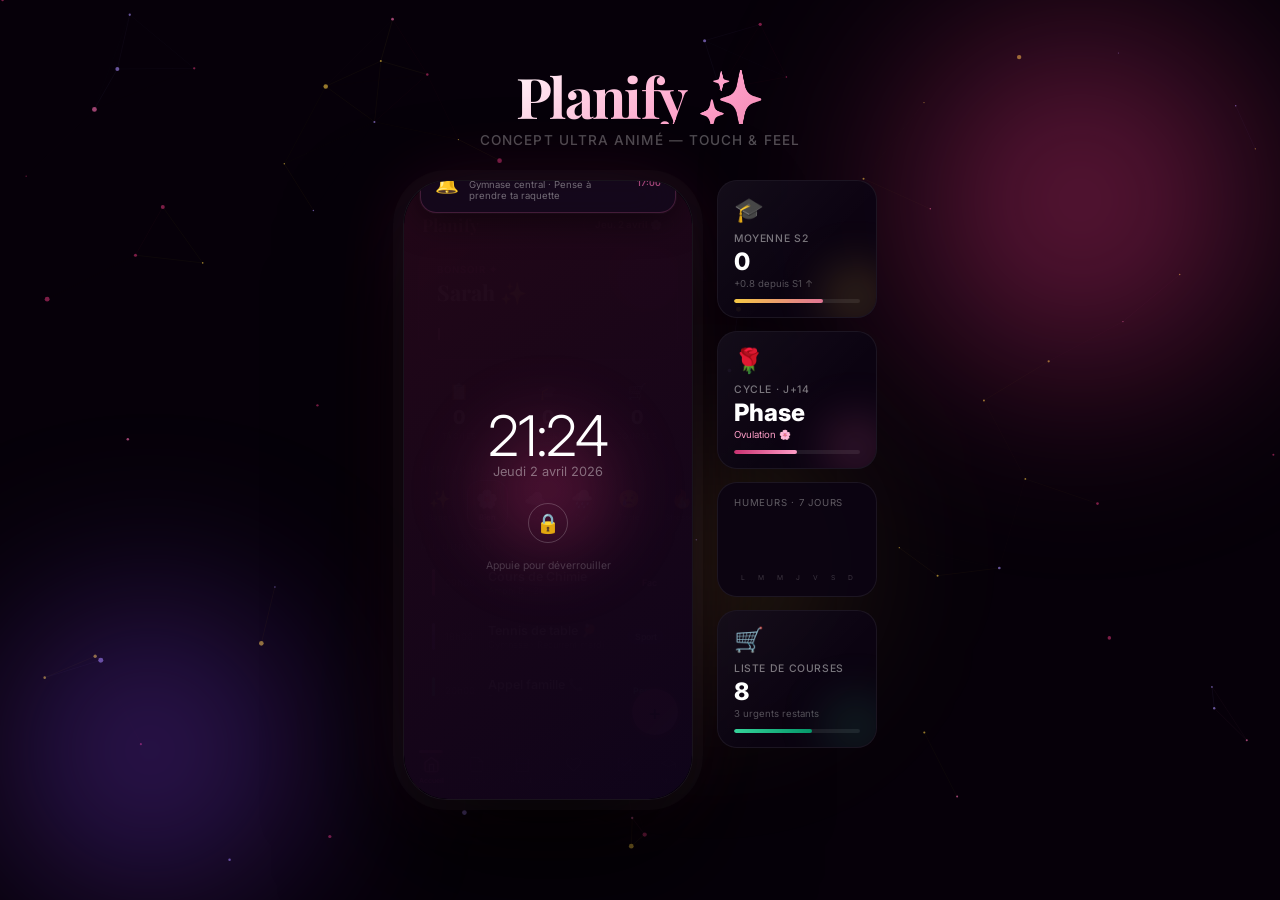
<file: maquette-ultra.html>
<!DOCTYPE html>
<html lang="fr">
<head>
<meta charset="UTF-8">
<meta name="viewport" content="width=device-width,initial-scale=1">
<title>Planify — Ultra Animated</title>
<link href="https://fonts.googleapis.com/css2?family=Playfair+Display:ital,wght@0,700;1,600&family=Inter:wght@300;400;500;600;700;800&display=swap" rel="stylesheet">
<style>
*{margin:0;padding:0;box-sizing:border-box}
html,body{width:100%;min-height:100vh;overflow-x:hidden}
body{background:#060009;font-family:'Inter',sans-serif;display:flex;align-items:center;justify-content:center;flex-direction:column;padding:2rem 1rem 4rem}

/* ══════════════ CANVAS BG ══════════════ */
#bg-canvas{position:fixed;inset:0;z-index:0}

/* ══════════════ AURORA ══════════════ */
.aurora{position:fixed;inset:0;z-index:1;pointer-events:none;overflow:hidden}
.aur{position:absolute;border-radius:50%;filter:blur(80px);mix-blend-mode:screen}
.aur1{width:600px;height:600px;background:radial-gradient(circle,rgba(201,48,112,.6),transparent 60%);top:-100px;right:-100px;animation:aur1 9s ease-in-out infinite alternate}
.aur2{width:500px;height:500px;background:radial-gradient(circle,rgba(120,60,220,.5),transparent 60%);bottom:-100px;left:-100px;animation:aur2 11s ease-in-out infinite alternate}
.aur3{width:400px;height:400px;background:radial-gradient(circle,rgba(245,200,66,.25),transparent 60%);top:40%;left:40%;animation:aur3 7s ease-in-out infinite alternate}
@keyframes aur1{0%{transform:translate(0,0) scale(1)}100%{transform:translate(-80px,60px) scale(1.2)}}
@keyframes aur2{0%{transform:translate(0,0) scale(1)}100%{transform:translate(80px,-60px) scale(1.3)}}
@keyframes aur3{0%{transform:translate(0,0) scale(1) rotate(0deg)}100%{transform:translate(-40px,30px) scale(1.15) rotate(180deg)}}

/* ══════════════ TITRE ══════════════ */
.page-hero{position:relative;z-index:10;text-align:center;margin-bottom:2rem}
.page-hero h1{
  font-family:'Playfair Display',serif;font-size:clamp(2rem,5vw,3.5rem);font-weight:700;
  background:linear-gradient(135deg,#fff 0%,#FF9EC8 35%,#E0719A 60%,#F5C842 100%);
  -webkit-background-clip:text;-webkit-text-fill-color:transparent;background-clip:text;
  background-size:200% 200%;animation:gradShift 4s ease-in-out infinite alternate;
  letter-spacing:-.03em;line-height:1;
}
@keyframes gradShift{
  0%{background-position:0% 50%}
  100%{background-position:100% 50%}
}
.page-hero p{font-size:.85rem;color:rgba(255,255,255,.3);margin-top:.5rem;letter-spacing:.08em;text-transform:uppercase;font-weight:500}

/* ══════════════ PHONE ══════════════ */
.scene{position:relative;z-index:10;display:flex;gap:1.5rem;align-items:flex-start;flex-wrap:wrap;justify-content:center}
.phone{
  width:290px;background:rgba(8,2,12,.97);
  border-radius:44px;
  border:1.5px solid rgba(255,255,255,.07);
  overflow:hidden;min-height:620px;position:relative;
  box-shadow:0 0 0 10px rgba(255,255,255,.02),0 60px 120px rgba(0,0,0,.9),0 0 80px rgba(201,48,112,.15);
  transform:translateY(0);
  transition:transform .5s,box-shadow .5s;
}
.phone:hover{transform:translateY(-8px);box-shadow:0 0 0 10px rgba(255,255,255,.03),0 80px 160px rgba(0,0,0,.9),0 0 120px rgba(201,48,112,.3)}

/* ══════════════ ÉCRAN DE VEILLE ══════════════ */
#screen-lock{
  position:absolute;inset:0;z-index:50;
  background:rgba(6,0,9,.98);
  border-radius:44px;
  display:flex;flex-direction:column;align-items:center;justify-content:center;
  gap:1rem;cursor:pointer;
  transition:opacity .6s,transform .6s;
}
#screen-lock.unlocked{opacity:0;pointer-events:none;transform:scale(1.05)}
.lock-time{font-size:3.5rem;font-weight:300;color:#fff;letter-spacing:-.02em;line-height:1}
.lock-date{font-size:.8rem;color:rgba(255,255,255,.4);font-weight:400}
.lock-hint{font-size:.65rem;color:rgba(255,255,255,.2);margin-top:1rem;animation:blink 2s ease-in-out infinite}
@keyframes blink{0%,100%{opacity:.2}50%{opacity:.8}}
.lock-blur{
  position:absolute;inset:0;border-radius:44px;overflow:hidden;
  background:linear-gradient(145deg,rgba(201,48,112,.15),rgba(100,40,180,.1));
}
.lock-orb{
  position:absolute;width:200px;height:200px;border-radius:50%;
  background:radial-gradient(circle,rgba(201,48,112,.4),transparent 65%);
  animation:lockOrb 5s ease-in-out infinite alternate;
  filter:blur(30px);
}
@keyframes lockOrb{
  0%{top:-50px;left:-50px}
  100%{top:calc(100% - 150px);left:calc(100% - 150px)}
}
.lock-flowers{position:absolute;inset:0;overflow:hidden}
.lf{position:absolute;font-size:2rem;opacity:0;animation:lfFloat linear infinite}
@keyframes lfFloat{
  0%{transform:translateY(120%) rotate(0deg);opacity:0}
  10%{opacity:.4}90%{opacity:.1}
  100%{transform:translateY(-20%) rotate(360deg);opacity:0}
}

/* ══════════════ STATUS BAR ══════════════ */
.status{display:flex;justify-content:space-between;align-items:center;padding:.5rem 1.3rem .1rem;font-size:.62rem;font-weight:600;color:rgba(255,255,255,.45)}
.status-time{font-size:.72rem;font-weight:700;color:rgba(255,255,255,.8)}

/* ══════════════ HEADER ══════════════ */
.hd{padding:.5rem 1.1rem .6rem;display:flex;align-items:center;justify-content:space-between}
.hd-logo{
  font-family:'Playfair Display',serif;font-size:1.1rem;font-weight:700;
  background:linear-gradient(135deg,#FF9EC8,#E0719A,#F5C842);
  background-size:200%;-webkit-background-clip:text;-webkit-text-fill-color:transparent;background-clip:text;
  animation:gradShift 3s ease-in-out infinite alternate;
}
.hd-pill{
  background:rgba(255,110,180,.12);border:1px solid rgba(255,110,180,.25);
  border-radius:999px;padding:.25rem .7rem;
  font-size:.6rem;font-weight:600;color:#FF9EC8;
  position:relative;overflow:hidden;
}
.hd-pill::after{
  content:'';position:absolute;inset:0;
  background:linear-gradient(90deg,transparent,rgba(255,255,255,.15),transparent);
  transform:translateX(-100%);animation:shimmer 2.5s 1s infinite;
}
@keyframes shimmer{to{transform:translateX(100%)}}

/* ══════════════ SCROLL AREA ══════════════ */
.scroll{height:calc(620px - 115px - 54px);overflow-y:auto;scrollbar-width:none}
.scroll::-webkit-scrollbar{display:none}

/* ══════════════ HERO CARD ══════════════ */
.hero-card{
  margin:.1rem .9rem .7rem;
  background:linear-gradient(145deg,rgba(201,48,112,.2),rgba(120,60,220,.12));
  border:1px solid rgba(255,110,180,.15);border-radius:20px;
  padding:1rem 1.1rem;position:relative;overflow:hidden;
}
.hero-card::before{
  content:'';position:absolute;inset:0;border-radius:20px;
  background:linear-gradient(135deg,rgba(255,255,255,.06) 0%,transparent 60%);
}
.orb-hero{
  position:absolute;width:120px;height:120px;border-radius:50%;
  background:radial-gradient(circle,rgba(255,110,180,.35),transparent 65%);
  top:-30px;right:-30px;filter:blur(20px);
  animation:orbHero 5s ease-in-out infinite alternate;
}
@keyframes orbHero{0%{transform:scale(1)}100%{transform:scale(1.3) translate(-10px,10px)}}
.hero-greeting{font-size:.6rem;font-weight:600;letter-spacing:.1em;text-transform:uppercase;color:rgba(255,110,180,.7)}
.hero-name{
  font-family:'Playfair Display',serif;font-size:1.35rem;font-weight:700;color:#fff;margin:.2rem 0;
  overflow:hidden;
}
.hero-name span{display:inline-block;animation:nameSlide .8s .3s cubic-bezier(.22,1,.36,1) both}
@keyframes nameSlide{from{transform:translateY(100%);opacity:0}to{transform:translateY(0);opacity:1}}
.hero-typed{font-size:.7rem;color:rgba(255,255,255,.45);min-height:1.2em}
.cursor{display:inline-block;width:2px;height:.75em;background:#FF6EB4;margin-left:1px;animation:cur .8s infinite;vertical-align:middle}
@keyframes cur{0%,100%{opacity:1}50%{opacity:0}}

/* ══════════════ STATS ══════════════ */
.stats{display:grid;grid-template-columns:repeat(3,1fr);gap:.4rem;margin:0 .9rem .7rem}
.st-card{
  background:rgba(255,255,255,.04);border:1px solid rgba(255,255,255,.07);
  border-radius:14px;padding:.6rem .4rem;text-align:center;
  cursor:pointer;transition:all .35s cubic-bezier(.22,1,.36,1);
  position:relative;overflow:hidden;
}
.st-card:hover{background:rgba(255,110,180,.1);border-color:rgba(255,110,180,.3);transform:scale(1.06)}
.st-card::after{content:'';position:absolute;inset:0;background:linear-gradient(135deg,rgba(255,255,255,.08) 0%,transparent 50%);pointer-events:none}
.st-card.active-ping::before{
  content:'';position:absolute;inset:0;border-radius:14px;
  background:rgba(255,110,180,.2);animation:cardPing .4s ease-out;
}
@keyframes cardPing{0%{opacity:.8;transform:scale(1)}100%{opacity:0;transform:scale(1.2)}}
.st-ico{font-size:1rem;margin-bottom:.25rem}
.st-val{font-size:1.2rem;font-weight:800;color:#fff;font-variant-numeric:tabular-nums}
.st-lbl{font-size:.5rem;color:rgba(255,255,255,.3);margin-top:.1rem;font-weight:500;text-transform:uppercase;letter-spacing:.06em}

/* ══════════════ SECTION TITLE ══════════════ */
.sec{font-size:.56rem;font-weight:700;letter-spacing:.12em;text-transform:uppercase;color:rgba(255,255,255,.22);padding:0 1rem .4rem;display:flex;align-items:center;gap:.5rem}
.sec::after{content:'';flex:1;height:1px;background:linear-gradient(to right,rgba(255,110,180,.2),transparent)}

/* ══════════════ MOODS ══════════════ */
.moods{display:flex;gap:.35rem;padding:0 .9rem .7rem;overflow-x:auto;scrollbar-width:none}
.moods::-webkit-scrollbar{display:none}
.mc{
  flex-shrink:0;display:flex;flex-direction:column;align-items:center;gap:.2rem;
  padding:.45rem .55rem;background:rgba(255,255,255,.04);border:1.5px solid rgba(255,255,255,.07);
  border-radius:14px;cursor:pointer;transition:all .3s cubic-bezier(.34,1.56,.64,1);
}
.mc:hover{transform:translateY(-5px) scale(1.1)}
.mc.active{
  background:linear-gradient(145deg,rgba(201,48,112,.3),rgba(120,60,220,.2));
  border-color:rgba(255,110,180,.5);box-shadow:0 6px 20px rgba(255,110,180,.25);
}
.mc em{font-style:normal;font-size:1.1rem;display:block;transition:transform .3s}
.mc:hover em{transform:rotate(-10deg) scale(1.2)}
.mc span{font-size:.48rem;color:rgba(255,255,255,.3);font-weight:600}
.mc.active span{color:#FF9EC8}

/* ══════════════ AGENDA ══════════════ */
.agenda{margin:0 .9rem .7rem;display:flex;flex-direction:column;gap:.35rem}
.ag{
  display:flex;align-items:center;gap:.6rem;
  background:rgba(255,255,255,.03);border:1px solid rgba(255,255,255,.06);
  border-radius:14px;padding:.6rem .8rem;cursor:pointer;
  transition:all .3s;overflow:hidden;position:relative;
}
.ag::after{content:'';position:absolute;left:-60%;top:0;bottom:0;width:50%;
  background:linear-gradient(90deg,transparent,rgba(255,255,255,.04),transparent);
  animation:agShimmer 4s infinite;
}
@keyframes agShimmer{0%{left:-60%}100%{left:160%}}
.ag:hover{background:rgba(255,255,255,.07);transform:translateX(5px)}
.ag-bar{width:3px;border-radius:3px;align-self:stretch;flex-shrink:0}
.ag-time{font-size:.6rem;color:rgba(255,255,255,.35);width:34px;flex-shrink:0}
.ag-info{flex:1}
.ag-title{font-size:.78rem;font-weight:600;color:rgba(255,255,255,.82)}
.ag-sub{font-size:.58rem;color:rgba(255,255,255,.3);margin-top:.08rem}
.ag-chip{font-size:.55rem;padding:.15rem .45rem;border-radius:999px;font-weight:600}

/* ══════════════ TASKS ══════════════ */
.tasks{margin:0 .9rem;display:flex;flex-direction:column;gap:.3rem}
.tk{
  display:flex;align-items:center;gap:.6rem;
  background:rgba(255,255,255,.03);border:1px solid rgba(255,255,255,.05);
  border-radius:12px;padding:.55rem .75rem;cursor:pointer;transition:all .28s;
}
.tk:hover{background:rgba(255,255,255,.06);transform:translateX(3px)}
.tk-chk{
  width:18px;height:18px;border-radius:5px;flex-shrink:0;
  border:1.5px solid rgba(255,110,180,.35);
  display:flex;align-items:center;justify-content:center;transition:all .25s;
}
.tk.done .tk-chk{background:linear-gradient(135deg,#C93070,#E0719A);border-color:transparent;box-shadow:0 0 10px rgba(201,48,112,.4)}
.tk.done .tk-chk::after{content:'✓';font-size:.6rem;color:#fff;font-weight:700}
.tk-txt{font-size:.76rem;color:rgba(255,255,255,.72);flex:1;transition:all .25s}
.tk.done .tk-txt{color:rgba(255,255,255,.25);text-decoration:line-through}
.tk-dot{width:5px;height:5px;border-radius:50%;flex-shrink:0}

/* ══════════════ NAV ══════════════ */
.nav{
  position:absolute;bottom:0;left:0;right:0;
  display:flex;justify-content:space-around;align-items:center;
  padding:.5rem .2rem calc(.5rem + 2px);
  background:rgba(5,1,8,.97);border-top:1px solid rgba(255,255,255,.05);
  backdrop-filter:blur(30px);
}
.ni{display:flex;flex-direction:column;align-items:center;gap:.18rem;padding:.28rem .45rem;border-radius:10px;cursor:pointer;transition:all .25s;position:relative}
.ni svg{width:17px;height:17px;stroke:rgba(255,255,255,.25);stroke-width:1.8;transition:all .25s}
.ni span{font-size:.43rem;color:rgba(255,255,255,.25);font-weight:600;transition:all .25s}
.ni.active{background:rgba(255,110,180,.1)}
.ni.active svg{stroke:#FF6EB4;filter:drop-shadow(0 0 5px rgba(255,110,180,.7))}
.ni.active span{color:#FF6EB4}
.ni.active::before{
  content:'';position:absolute;top:-1px;left:50%;transform:translateX(-50%);
  width:24px;height:2.5px;border-radius:2px;
  background:linear-gradient(90deg,#FF6EB4,#C93070);
  box-shadow:0 0 8px rgba(255,110,180,.7);
}

/* ══════════════ FAB ══════════════ */
.fab{
  position:absolute;bottom:64px;right:.9rem;
  width:46px;height:46px;border-radius:50%;
  background:linear-gradient(135deg,#C93070,#E0719A,#FF9EC8);
  background-size:200%;animation:fabGrad 3s ease-in-out infinite alternate;
  box-shadow:0 6px 24px rgba(201,48,112,.5),0 0 0 3px rgba(201,48,112,.12);
  display:flex;align-items:center;justify-content:center;font-size:1.3rem;
  cursor:pointer;transition:all .3s cubic-bezier(.34,1.56,.64,1);
}
@keyframes fabGrad{0%{background-position:0%}100%{background-position:200%}}
.fab:hover{transform:scale(1.15) rotate(135deg);box-shadow:0 10px 35px rgba(201,48,112,.7)}

/* ══════════════ PANNEAU LATÉRAL (stats étendues) ══════════════ */
.side-panel{
  display:flex;flex-direction:column;gap:.8rem;
  animation:panelIn .8s .4s cubic-bezier(.22,1,.36,1) both;
}
@keyframes panelIn{from{opacity:0;transform:translateX(30px)}to{opacity:1;transform:translateX(0)}}
.sp-card{
  width:160px;background:rgba(12,4,18,.9);
  border:1px solid rgba(255,255,255,.07);border-radius:20px;
  padding:.9rem 1rem;position:relative;overflow:hidden;cursor:pointer;
  transition:all .35s cubic-bezier(.22,1,.36,1);
}
.sp-card:hover{transform:translateX(-5px) scale(1.02);border-color:rgba(255,110,180,.25)}
.sp-card::before{content:'';position:absolute;inset:0;background:linear-gradient(135deg,rgba(255,255,255,.04) 0%,transparent 60%)}
.sp-orb{position:absolute;width:80px;height:80px;border-radius:50%;filter:blur(25px);bottom:-20px;right:-20px}
.sp-ico{font-size:1.5rem;margin-bottom:.5rem}
.sp-title{font-size:.65rem;color:rgba(255,255,255,.45);font-weight:500;margin-bottom:.3rem;text-transform:uppercase;letter-spacing:.06em}
.sp-val{font-size:1.5rem;font-weight:800;color:#fff;line-height:1}
.sp-sub{font-size:.6rem;color:rgba(255,255,255,.3);margin-top:.25rem}
.sp-bar{height:4px;background:rgba(255,255,255,.08);border-radius:999px;margin-top:.6rem;overflow:hidden}
.sp-fill{height:100%;border-radius:999px;animation:fillAnim 1.5s 1s cubic-bezier(.22,1,.36,1) both}
@keyframes fillAnim{from{width:0}to{width:var(--w)}}

/* ══════════════ GRAPHIQUE HUMEUR ══════════════ */
.mood-chart{
  width:160px;background:rgba(12,4,18,.9);
  border:1px solid rgba(255,255,255,.07);border-radius:20px;padding:.9rem 1rem;
  cursor:pointer;transition:all .35s;
}
.mood-chart:hover{transform:translateX(-5px);border-color:rgba(255,110,180,.2)}
.mc-title{font-size:.6rem;color:rgba(255,255,255,.35);text-transform:uppercase;letter-spacing:.08em;margin-bottom:.6rem}
.bars{display:flex;align-items:flex-end;gap:.22rem;height:50px}
.bar{
  flex:1;border-radius:3px 3px 0 0;
  animation:barIn .8s cubic-bezier(.22,1,.36,1) both;
  transition:all .3s;cursor:pointer;
}
.bar:hover{filter:brightness(1.3) saturate(1.5)}
@keyframes barIn{from{height:0;opacity:0}to{opacity:1}}
.bar-labels{display:flex;justify-content:space-around;margin-top:.3rem}
.bar-l{font-size:.42rem;color:rgba(255,255,255,.2)}

/* ══════════════ WAVE BOTTOM ══════════════ */
.wave-wrap{position:absolute;bottom:0;left:0;right:0;overflow:hidden;border-radius:0 0 44px 44px;height:60px;pointer-events:none}
.wave{
  position:absolute;bottom:-2px;left:-50%;width:200%;
  animation:waveMove 4s linear infinite;
}
.wave2{animation-delay:-1.5s;opacity:.5}
@keyframes waveMove{0%{transform:translateX(0)}100%{transform:translateX(25%)}}

/* ══════════════ RIPPLE ══════════════ */
.ripple{
  position:absolute;border-radius:50%;
  background:rgba(255,110,180,.35);pointer-events:none;
  transform:scale(0);animation:rippleAnim .6s ease-out forwards;
}
@keyframes rippleAnim{to{transform:scale(4);opacity:0}}

/* ══════════════ TOAST NOTIF ══════════════ */
#toast-demo{
  position:absolute;top:52px;left:1rem;right:1rem;z-index:60;
  background:rgba(20,8,28,.96);border:1px solid rgba(255,110,180,.2);
  border-radius:16px;padding:.65rem .9rem;
  display:flex;align-items:center;gap:.6rem;
  transform:translateY(-80px);transition:transform .5s cubic-bezier(.22,1,.36,1);
  backdrop-filter:blur(20px);
  box-shadow:0 8px 32px rgba(0,0,0,.5),0 0 0 1px rgba(255,255,255,.04);
}
#toast-demo.show{transform:translateY(0)}
.toast-ico{font-size:1.2rem}
.toast-body{flex:1}
.toast-title{font-size:.72rem;font-weight:600;color:#fff}
.toast-sub{font-size:.6rem;color:rgba(255,255,255,.4);margin-top:.05rem}
.toast-time{font-size:.55rem;color:rgba(255,110,180,.6);font-weight:600}
</style>
</head>
<body>

<canvas id="bg-canvas"></canvas>
<div class="aurora"><div class="aur aur1"></div><div class="aur aur2"></div><div class="aur aur3"></div></div>

<!-- Titre -->
<div class="page-hero" style="position:relative;z-index:10">
  <h1>Planify ✨</h1>
  <p>Concept Ultra Animé — Touch & Feel</p>
</div>

<div class="scene">

  <!-- ══ PHONE PRINCIPAL ══ -->
  <div class="phone" id="phone">

    <!-- Notification toast -->
    <div id="toast-demo">
      <div class="toast-ico">🔔</div>
      <div class="toast-body">
        <div class="toast-title">Tennis de table dans 1h</div>
        <div class="toast-sub">Gymnase central · Pense à prendre ta raquette</div>
      </div>
      <div class="toast-time">17:00</div>
    </div>

    <!-- Lock screen -->
    <div id="screen-lock" onclick="unlock()">
      <div class="lock-blur"></div>
      <div class="lock-orb"></div>
      <div class="lock-flowers" id="lf"></div>
      <div style="position:relative;z-index:2;text-align:center">
        <div class="lock-time" id="lock-time">03:49</div>
        <div class="lock-date">Jeudi 2 avril 2026</div>
        <div style="margin-top:1.5rem">
          <div style="width:40px;height:40px;border-radius:50%;border:1.5px solid rgba(255,255,255,.2);display:flex;align-items:center;justify-content:center;font-size:1.2rem;margin:0 auto">🔒</div>
        </div>
        <div class="lock-hint">Appuie pour déverrouiller</div>
      </div>
    </div>

    <!-- Status -->
    <div class="status">
      <div class="status-time" id="live-time">03:49</div>
      <div style="display:flex;gap:.4rem;align-items:center">
        <span>📶</span><span>🔋 94%</span>
      </div>
    </div>

    <!-- Header -->
    <div class="hd">
      <div class="hd-logo">Planify</div>
      <div class="hd-pill">Jeu. 2 avril 🌸</div>
    </div>

    <!-- Scroll -->
    <div class="scroll" id="main-scroll">

      <!-- Hero -->
      <div class="hero-card">
        <div class="orb-hero"></div>
        <div class="hero-greeting">Bonsoir ✦</div>
        <div class="hero-name"><span>Sarah ✨</span></div>
        <div class="hero-typed" id="typed-text"></div><span class="cursor"></span>
      </div>

      <!-- Stats -->
      <div class="stats">
        <div class="st-card" onclick="pingCard(this)">
          <div class="st-ico">📋</div>
          <div class="st-val" data-target="5">0</div>
          <div class="st-lbl">Tâches</div>
        </div>
        <div class="st-card" onclick="pingCard(this)">
          <div class="st-ico">🎓</div>
          <div class="st-val" data-target="14.2" data-dec="1">0</div>
          <div class="st-lbl">Moyenne</div>
        </div>
        <div class="st-card" onclick="pingCard(this)">
          <div class="st-ico">🛒</div>
          <div class="st-val" data-target="8">0</div>
          <div class="st-lbl">Courses</div>
        </div>
      </div>

      <!-- Humeur -->
      <div class="sec">Humeur du jour</div>
      <div class="moods">
        <div class="mc" onclick="pickMood(this)"><em>✨</em><span>Super</span></div>
        <div class="mc active" onclick="pickMood(this)"><em>🌸</em><span>Bien</span></div>
        <div class="mc" onclick="pickMood(this)"><em>☁️</em><span>Ok</span></div>
        <div class="mc" onclick="pickMood(this)"><em>🌧️</em><span>Dur</span></div>
        <div class="mc" onclick="pickMood(this)"><em>😢</em><span>Triste</span></div>
        <div class="mc" onclick="pickMood(this)"><em>🔥</em><span>Stressée</span></div>
      </div>

      <!-- Agenda -->
      <div class="sec">Aujourd'hui</div>
      <div class="agenda">
        <div class="ag" onclick="addRipple(event,this)">
          <div class="ag-bar" style="background:linear-gradient(to bottom,#FF6EB4,#C93070)"></div>
          <div class="ag-time">09h00</div>
          <div class="ag-info">
            <div class="ag-title">Cours de Chimie</div>
            <div class="ag-sub">Amphi B · 2h</div>
          </div>
          <div class="ag-chip" style="background:rgba(255,110,180,.15);color:#FF9EC8">Fac</div>
        </div>
        <div class="ag" onclick="addRipple(event,this)">
          <div class="ag-bar" style="background:linear-gradient(to bottom,#A78BFA,#7C3AED)"></div>
          <div class="ag-time">18h00</div>
          <div class="ag-info">
            <div class="ag-title">Tennis de table 🏓</div>
            <div class="ag-sub">Gymnase · Récurrent mardi</div>
          </div>
          <div class="ag-chip" style="background:rgba(167,139,250,.15);color:#C4B5FD">Sport</div>
        </div>
        <div class="ag" onclick="addRipple(event,this)">
          <div class="ag-bar" style="background:linear-gradient(to bottom,#34D399,#059669)"></div>
          <div class="ag-time">20h00</div>
          <div class="ag-info">
            <div class="ag-title">Appel famille 📞</div>
            <div class="ag-sub">Personnel</div>
          </div>
          <div class="ag-chip" style="background:rgba(52,211,153,.12);color:#6EE7B7">Perso</div>
        </div>
      </div>

      <!-- Tâches -->
      <div class="sec" style="margin-top:.4rem">À faire</div>
      <div class="tasks">
        <div class="tk done" onclick="toggleTask(this)">
          <div class="tk-chk"></div>
          <div class="tk-txt">Réviser chimie organique</div>
          <div class="tk-dot" style="background:#34D399;box-shadow:0 0 5px rgba(52,211,153,.5)"></div>
        </div>
        <div class="tk" onclick="toggleTask(this)">
          <div class="tk-chk"></div>
          <div class="tk-txt">Rendre compte-rendu TP</div>
          <div class="tk-dot" style="background:#F5C842;box-shadow:0 0 5px rgba(245,200,66,.5)"></div>
        </div>
        <div class="tk" onclick="toggleTask(this)">
          <div class="tk-chk"></div>
          <div class="tk-txt">Acheter cahier + stylos</div>
          <div class="tk-dot" style="background:rgba(255,255,255,.2)"></div>
        </div>
      </div>

      <div style="height:70px"></div>
    </div>

    <!-- FAB -->
    <div class="fab" onclick="addRipple(event,this)">+</div>

    <!-- Nav -->
    <div class="nav">
      <div class="ni active" onclick="switchNav(this)">
        <svg viewBox="0 0 24 24" fill="none" stroke-linecap="round" stroke-linejoin="round"><path d="M3 9l9-7 9 7v11a2 2 0 01-2 2H5a2 2 0 01-2-2z"/><polyline points="9 22 9 12 15 12 15 22"/></svg>
        <span>Accueil</span>
      </div>
      <div class="ni" onclick="switchNav(this)">
        <svg viewBox="0 0 24 24" fill="none" stroke-linecap="round" stroke-linejoin="round"><path d="M14 2H6a2 2 0 00-2 2v16a2 2 0 002 2h12a2 2 0 002-2V8z"/><polyline points="14 2 14 8 20 8"/></svg>
        <span>Notes</span>
      </div>
      <div class="ni" onclick="switchNav(this)">
        <svg viewBox="0 0 24 24" fill="none" stroke-linecap="round" stroke-linejoin="round"><rect x="3" y="4" width="18" height="18" rx="2"/><line x1="3" y1="10" x2="21" y2="10"/></svg>
        <span>Agenda</span>
      </div>
      <div class="ni" onclick="switchNav(this)">
        <svg viewBox="0 0 24 24" fill="none" stroke-linecap="round" stroke-linejoin="round"><path d="M20.84 4.61a5.5 5.5 0 00-7.78 0L12 5.67l-1.06-1.06a5.5 5.5 0 00-7.78 7.78l1.06 1.06L12 21.23l7.78-7.78 1.06-1.06a5.5 5.5 0 000-7.78z"/></svg>
        <span>Bien-être</span>
      </div>
      <div class="ni" onclick="switchNav(this)">
        <svg viewBox="0 0 24 24" fill="none" stroke-linecap="round" stroke-linejoin="round"><polyline points="9 11 12 14 22 4"/><path d="M21 12v7a2 2 0 01-2 2H5a2 2 0 01-2-2V5a2 2 0 012-2h11"/></svg>
        <span>Tâches</span>
      </div>
      <div class="ni" onclick="switchNav(this)">
        <svg viewBox="0 0 24 24" fill="none" stroke-linecap="round" stroke-linejoin="round"><path d="M22 10v6M2 10l10-5 10 5-10 5z"/></svg>
        <span>Moy.</span>
      </div>
    </div>
  </div>

  <!-- ══ SIDE CARDS ══ -->
  <div class="side-panel">

    <!-- Moyenne card -->
    <div class="sp-card" style="cursor:pointer" onclick="pingCard(this)">
      <div class="sp-orb" style="background:radial-gradient(circle,rgba(245,200,66,.4),transparent 65%)"></div>
      <div class="sp-ico">🎓</div>
      <div class="sp-title">Moyenne S2</div>
      <div class="sp-val" data-target="14.2" data-dec="1" id="avg-val">0</div>
      <div class="sp-sub">+0.8 depuis S1 ↑</div>
      <div class="sp-bar"><div class="sp-fill" style="--w:71%;background:linear-gradient(90deg,#F5C842,#E0719A)"></div></div>
    </div>

    <!-- Cycle card -->
    <div class="sp-card" onclick="pingCard(this)">
      <div class="sp-orb" style="background:radial-gradient(circle,rgba(255,110,180,.4),transparent 65%)"></div>
      <div class="sp-ico">🌹</div>
      <div class="sp-title">Cycle · J+14</div>
      <div class="sp-val">Phase</div>
      <div class="sp-sub" style="color:#FF9EC8">Ovulation 🌸</div>
      <div class="sp-bar"><div class="sp-fill" style="--w:50%;background:linear-gradient(90deg,#C93070,#FF9EC8)"></div></div>
    </div>

    <!-- Humeur chart -->
    <div class="mood-chart">
      <div class="mc-title">Humeurs · 7 jours</div>
      <div class="bars" id="bars"></div>
      <div class="bar-labels">
        <span class="bar-l">L</span><span class="bar-l">M</span><span class="bar-l">M</span>
        <span class="bar-l">J</span><span class="bar-l">V</span><span class="bar-l">S</span><span class="bar-l">D</span>
      </div>
    </div>

    <!-- Courses -->
    <div class="sp-card" onclick="pingCard(this)">
      <div class="sp-orb" style="background:radial-gradient(circle,rgba(52,211,153,.3),transparent 65%)"></div>
      <div class="sp-ico">🛒</div>
      <div class="sp-title">Liste de courses</div>
      <div class="sp-val">8</div>
      <div class="sp-sub">3 urgents restants</div>
      <div class="sp-bar"><div class="sp-fill" style="--w:62%;background:linear-gradient(90deg,#34D399,#059669)"></div></div>
    </div>

  </div>
</div>

<script>
/* ── Canvas particules connectées (style Linear) ── */
const canvas=document.getElementById('bg-canvas');
const ctx=canvas.getContext('2d');
let W=canvas.width=window.innerWidth,H=canvas.height=window.innerHeight;
window.addEventListener('resize',()=>{W=canvas.width=window.innerWidth;H=canvas.height=window.innerHeight});

const DOTS=[];
for(let i=0;i<70;i++)DOTS.push({
  x:Math.random()*W,y:Math.random()*H,
  vx:(Math.random()-.5)*.35,vy:(Math.random()-.5)*.35,
  r:Math.random()*2+.5,
  color:[`rgba(201,48,112,`,`rgba(167,139,250,`,`rgba(245,200,66,`,`rgba(255,110,180,`][Math.floor(Math.random()*4)]
});

function drawCanvas(){
  ctx.clearRect(0,0,W,H);
  for(let i=0;i<DOTS.length;i++){
    const d=DOTS[i];
    d.x+=d.vx;d.y+=d.vy;
    if(d.x<0||d.x>W)d.vx*=-1;
    if(d.y<0||d.y>H)d.vy*=-1;
    ctx.beginPath();ctx.arc(d.x,d.y,d.r,0,Math.PI*2);
    ctx.fillStyle=d.color+'.6)';ctx.fill();
    for(let j=i+1;j<DOTS.length;j++){
      const d2=DOTS[j];
      const dist=Math.hypot(d.x-d2.x,d.y-d2.y);
      if(dist<120){
        ctx.beginPath();ctx.moveTo(d.x,d.y);ctx.lineTo(d2.x,d2.y);
        ctx.strokeStyle=d.color+(1-dist/120)*.15+')';
        ctx.lineWidth=.5;ctx.stroke();
      }
    }
  }
  requestAnimationFrame(drawCanvas);
}
drawCanvas();

/* ── Lock screen flowers ── */
const lf=document.getElementById('lf');
['🌸','🌷','🌺','✨','💫','🌹'].forEach((f,i)=>{
  const el=document.createElement('div');el.className='lf';
  el.textContent=f;
  el.style.cssText=`left:${Math.random()*90}%;animation-duration:${Math.random()*4+5}s;animation-delay:${i*.8}s`;
  lf.appendChild(el);
});

/* ── Unlock ── */
function unlock(){
  document.getElementById('screen-lock').classList.add('unlocked');
  setTimeout(()=>{
    startTyping();startCounters();buildBars();
    setTimeout(showToast,2500);
  },400);
}

/* ── Live clock ── */
function updateClock(){
  const n=new Date();
  const t=n.getHours().toString().padStart(2,'0')+':'+n.getMinutes().toString().padStart(2,'0');
  document.getElementById('live-time').textContent=t;
  document.getElementById('lock-time').textContent=t;
}
updateClock();setInterval(updateClock,1000);

/* ── Typing animation ── */
const phrases=['Cours de Chimie à 09h00 👩‍🔬','Tennis de table ce soir 🏓','Pense à réviser avant vendredi 📚','Tu gères, Sarah ! 🌸'];
let pi=0,ci=0,deleting=false;
function startTyping(){
  const el=document.getElementById('typed-text');
  function tick(){
    const phrase=phrases[pi];
    if(!deleting){
      el.textContent=phrase.slice(0,++ci);
      if(ci===phrase.length){deleting=true;setTimeout(tick,2200);return}
    }else{
      el.textContent=phrase.slice(0,--ci);
      if(ci===0){deleting=false;pi=(pi+1)%phrases.length;setTimeout(tick,400);return}
    }
    setTimeout(tick,deleting?45:80);
  }
  tick();
}

/* ── Compteurs animés ── */
function animCount(el,target,dec=0,delay=0){
  const dur=1400;const start=Date.now()+delay;
  const tick=()=>{
    const now=Date.now();if(now<start){requestAnimationFrame(tick);return}
    const p=Math.min(1,(now-start)/dur);
    const ease=1-Math.pow(1-p,4);
    el.textContent=dec?((target*ease).toFixed(dec)):Math.round(target*ease);
    if(p<1)requestAnimationFrame(tick);
  };
  requestAnimationFrame(tick);
}
function startCounters(){
  document.querySelectorAll('[data-target]').forEach((el,i)=>{
    const t=parseFloat(el.dataset.target);
    const d=parseInt(el.dataset.dec||0);
    animCount(el,t,d,i*150);
  });
}

/* ── Bars humeur ── */
function buildBars(){
  const bars=document.getElementById('bars');
  const vals=[60,40,75,85,55,90,70];
  const colors=['#FF6EB4','#A78BFA','#FF6EB4','#34D399','#F5C842','#FF9EC8','#A78BFA'];
  vals.forEach((v,i)=>{
    const b=document.createElement('div');b.className='bar';
    b.style.cssText=`height:${v}%;background:${colors[i]};opacity:.8;animation-delay:${i*.08+.8}s`;
    b.title=v+'%';
    bars.appendChild(b);
  });
}

/* ── Toast notification ── */
function showToast(){
  const t=document.getElementById('toast-demo');
  t.classList.add('show');
  setTimeout(()=>t.classList.remove('show'),4000);
}

/* ── Ping card ── */
function pingCard(el){
  el.classList.remove('active-ping');
  void el.offsetWidth;
  el.classList.add('active-ping');
  setTimeout(()=>el.classList.remove('active-ping'),400);
}

/* ── Ripple ── */
function addRipple(e,el){
  const r=document.createElement('div');r.className='ripple';
  const rect=el.getBoundingClientRect();
  const size=Math.max(rect.width,rect.height);
  r.style.cssText=`width:${size}px;height:${size}px;left:${e.clientX-rect.left-size/2}px;top:${e.clientY-rect.top-size/2}px`;
  el.appendChild(r);setTimeout(()=>r.remove(),600);
}

/* ── Pick mood ── */
function pickMood(el){
  document.querySelectorAll('.mc').forEach(x=>x.classList.remove('active'));
  el.classList.add('active');
}

/* ── Toggle task ── */
function toggleTask(el){el.classList.toggle('done')}

/* ── Switch nav ── */
function switchNav(el){
  document.querySelectorAll('.ni').forEach(x=>x.classList.remove('active'));
  el.classList.add('active');
}

/* ── 3D tilt phone ── */
const phone=document.getElementById('phone');
document.addEventListener('mousemove',e=>{
  const r=phone.getBoundingClientRect();
  const cx=r.left+r.width/2,cy=r.top+r.height/2;
  const dx=(e.clientX-cx)/window.innerWidth;
  const dy=(e.clientY-cy)/window.innerHeight;
  phone.style.transform=`rotateY(${dx*18}deg) rotateX(${-dy*12}deg) translateY(-8px) scale(1.01)`;
});
phone.addEventListener('mouseleave',()=>{
  phone.style.transition='transform .8s cubic-bezier(.22,1,.36,1)';
  phone.style.transform='translateY(0) rotateY(0) rotateX(0) scale(1)';
});
phone.addEventListener('mouseenter',()=>phone.style.transition='transform .15s ease');
</script>
</body>
</html>
</file>
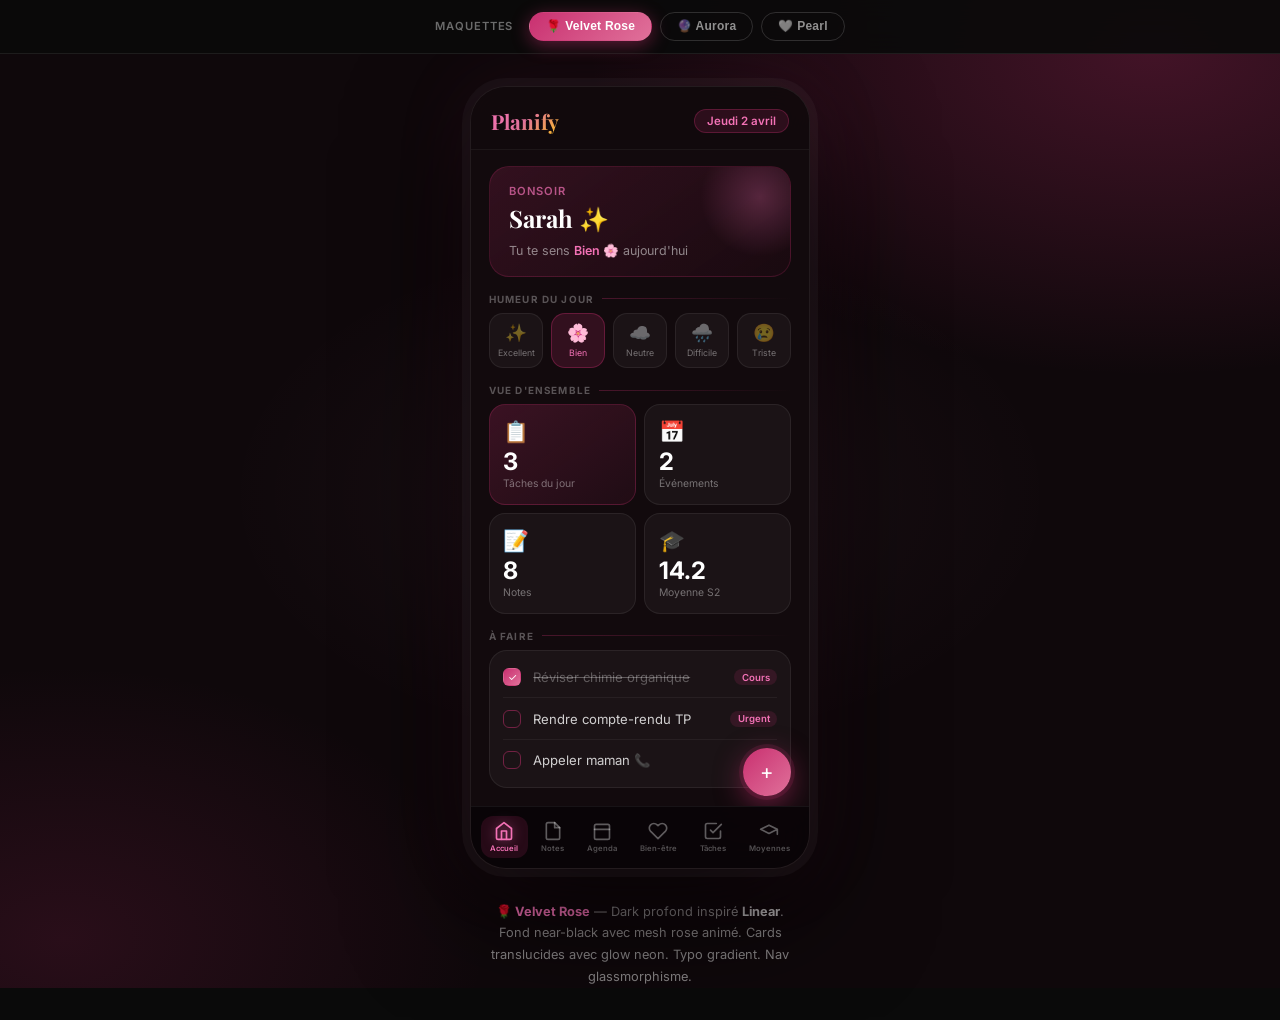
<file: maquettes.html>
<!DOCTYPE html>
<html lang="fr">
<head>
<meta charset="UTF-8">
<meta name="viewport" content="width=device-width,initial-scale=1">
<title>Planify — Maquettes Design</title>
<link rel="preconnect" href="https://fonts.googleapis.com">
<link href="https://fonts.googleapis.com/css2?family=Playfair+Display:ital,wght@0,600;0,700;1,500&family=Inter:wght@300;400;500;600;700&family=DM+Sans:wght@300;400;500;600&display=swap" rel="stylesheet">
<style>
* { margin:0; padding:0; box-sizing:border-box; }
body { font-family:'Inter',sans-serif; background:#0a0a0a; color:#fff; min-height:100vh; }

/* ── Switcher UI ── */
.switcher {
  position: fixed; top: 0; left: 0; right: 0; z-index: 999;
  display: flex; align-items: center; justify-content: center; gap: .5rem;
  padding: .75rem 1rem;
  background: rgba(10,10,10,.92);
  backdrop-filter: blur(20px);
  border-bottom: 1px solid rgba(255,255,255,.08);
}
.sw-label { font-size: .7rem; font-weight: 600; color: rgba(255,255,255,.4); letter-spacing: .08em; text-transform: uppercase; margin-right: .5rem; }
.sw-btn {
  padding: .4rem 1rem; border-radius: 999px; border: 1.5px solid rgba(255,255,255,.15);
  background: transparent; color: rgba(255,255,255,.55); font-size: .75rem; font-weight: 600;
  cursor: pointer; transition: all .22s; letter-spacing: .02em;
}
.sw-btn.active { color: #fff; border-color: transparent; }
.sw-btn[data-m="1"].active { background: linear-gradient(135deg,#C93070,#E0719A); box-shadow: 0 4px 18px rgba(201,48,112,.45); }
.sw-btn[data-m="2"].active { background: linear-gradient(135deg,#7C3AED,#EC4899); box-shadow: 0 4px 18px rgba(124,58,237,.45); }
.sw-btn[data-m="3"].active { background: linear-gradient(135deg,#0EA5E9,#D946EF); box-shadow: 0 4px 18px rgba(14,165,233,.35); }

.mockup { display: none; padding-top: 54px; min-height: 100vh; }
.mockup.active { display: block; }

/* ═══════════════════════════════════════════
   MAQUETTE 1 — "Velvet Rose"
   Inspiré Linear · dark profond · rose chaud
═══════════════════════════════════════════ */
#m1 {
  background: #0F080B;
  background-image:
    radial-gradient(ellipse 80% 60% at 90% 5%,  rgba(201,48,112,.28) 0%, transparent 55%),
    radial-gradient(ellipse 60% 50% at  5% 95%,  rgba(160,40,90,.18) 0%, transparent 55%),
    radial-gradient(ellipse 50% 40% at 50% 50%, rgba(255,180,210,.05) 0%, transparent 65%);
}
#m1 .phone {
  width: 340px; max-width: calc(100vw - 2rem);
  margin: 2rem auto;
  background: #120A0D;
  border-radius: 36px;
  border: 1px solid rgba(255,255,255,.07);
  box-shadow:
    0 0 0 8px rgba(255,255,255,.03),
    0 40px 120px rgba(0,0,0,.8),
    0 0 80px rgba(201,48,112,.12);
  overflow: hidden;
  min-height: 720px;
  position: relative;
}
/* Header */
#m1 .hd {
  padding: 1.25rem 1.25rem .85rem;
  display: flex; align-items: center; justify-content: space-between;
  border-bottom: 1px solid rgba(255,255,255,.05);
  background: rgba(18,10,13,.95);
  backdrop-filter: blur(20px);
}
#m1 .hd-title {
  font-family: 'Playfair Display', serif;
  font-size: 1.3rem; font-weight: 700;
  background: linear-gradient(135deg, #F472B6 0%, #E0719A 50%, #FBBF24 100%);
  -webkit-background-clip: text; -webkit-text-fill-color: transparent; background-clip: text;
}
#m1 .hd-pill {
  background: rgba(201,48,112,.15);
  border: 1px solid rgba(201,48,112,.3);
  border-radius: 999px; padding: .28rem .75rem;
  font-size: .72rem; font-weight: 600; color: #F472B6;
}
/* Page content */
#m1 .pg { padding: 1rem 1.1rem 5rem; }

/* Hero greeting */
#m1 .hero {
  background: linear-gradient(145deg, rgba(201,48,112,.18) 0%, rgba(30,10,18,.6) 100%);
  border: 1px solid rgba(201,48,112,.2);
  border-radius: 20px; padding: 1.1rem 1.2rem;
  margin-bottom: .85rem; position: relative; overflow: hidden;
}
#m1 .hero::before {
  content: ''; position: absolute; top: -30px; right: -30px;
  width: 120px; height: 120px; border-radius: 50%;
  background: radial-gradient(circle, rgba(244,114,182,.25), transparent 70%);
}
#m1 .hero-sub { font-size: .7rem; color: rgba(244,114,182,.7); font-weight: 600; letter-spacing: .08em; text-transform: uppercase; margin-bottom: .35rem; }
#m1 .hero-name { font-family: 'Playfair Display',serif; font-size: 1.5rem; font-weight: 700; color: #fff; line-height: 1.2; }
#m1 .hero-mood { margin-top: .65rem; font-size: .78rem; color: rgba(255,255,255,.5); }
#m1 .hero-mood span { color: #F472B6; font-weight: 600; }

/* Section title */
#m1 .st {
  font-size: .62rem; font-weight: 700; letter-spacing: .12em;
  text-transform: uppercase; color: rgba(255,255,255,.3);
  margin: 1rem 0 .5rem;
  display: flex; align-items: center; gap: .5rem;
}
#m1 .st::after {
  content: ''; flex: 1; height: 1px;
  background: linear-gradient(to right, rgba(201,48,112,.3), transparent);
}

/* Stat cards row */
#m1 .stats { display: grid; grid-template-columns: 1fr 1fr; gap: .5rem; margin-bottom: .85rem; }
#m1 .stat-card {
  background: rgba(255,255,255,.04);
  border: 1px solid rgba(255,255,255,.07);
  border-radius: 16px; padding: .85rem;
  position: relative; overflow: hidden;
}
#m1 .stat-card.accent {
  background: linear-gradient(145deg, rgba(201,48,112,.22), rgba(160,40,90,.1));
  border-color: rgba(201,48,112,.25);
}
#m1 .stat-ico { font-size: 1.3rem; margin-bottom: .4rem; }
#m1 .stat-val { font-size: 1.5rem; font-weight: 700; color: #fff; line-height: 1; }
#m1 .stat-lbl { font-size: .65rem; color: rgba(255,255,255,.4); margin-top: .2rem; }

/* Task items */
#m1 .task-item {
  display: flex; align-items: center; gap: .75rem;
  padding: .7rem 0;
  border-bottom: 1px solid rgba(255,255,255,.05);
}
#m1 .task-item:last-child { border-bottom: none; }
#m1 .task-check {
  width: 18px; height: 18px; border-radius: 6px;
  border: 1.5px solid rgba(201,48,112,.5); flex-shrink: 0;
  display: flex; align-items: center; justify-content: center;
}
#m1 .task-check.done { background: linear-gradient(135deg,#C93070,#E0719A); border-color: transparent; }
#m1 .task-check.done::after { content: '✓'; font-size: .65rem; color: #fff; }
#m1 .task-text { font-size: .82rem; color: rgba(255,255,255,.8); flex: 1; }
#m1 .task-text.done { color: rgba(255,255,255,.3); text-decoration: line-through; }
#m1 .task-tag {
  font-size: .6rem; padding: .15rem .45rem; border-radius: 999px;
  background: rgba(201,48,112,.15); color: #F472B6; font-weight: 600;
}

/* Nav */
#m1 .nav {
  position: absolute; bottom: 0; left: 0; right: 0;
  display: flex; justify-content: space-around; align-items: center;
  padding: .6rem .5rem calc(.6rem + env(safe-area-inset-bottom));
  background: rgba(10,5,8,.95);
  backdrop-filter: blur(30px);
  border-top: 1px solid rgba(255,255,255,.06);
}
#m1 .ni { display: flex; flex-direction: column; align-items: center; gap: .2rem; padding: .3rem .6rem; border-radius: 12px; cursor: pointer; transition: all .2s; }
#m1 .ni svg { width: 20px; height: 20px; stroke: rgba(255,255,255,.35); }
#m1 .ni span { font-size: .48rem; color: rgba(255,255,255,.3); font-weight: 600; }
#m1 .ni.active { background: rgba(201,48,112,.15); }
#m1 .ni.active svg { stroke: #F472B6; filter: drop-shadow(0 0 6px rgba(244,114,182,.6)); }
#m1 .ni.active span { color: #F472B6; }

/* FAB */
#m1 .fab {
  position: absolute; bottom: 72px; right: 1.1rem;
  width: 48px; height: 48px; border-radius: 50%;
  background: linear-gradient(135deg, #C93070, #E0719A);
  box-shadow: 0 8px 28px rgba(201,48,112,.55), 0 0 0 4px rgba(201,48,112,.15);
  display: flex; align-items: center; justify-content: center;
  font-size: 1.3rem; cursor: pointer;
}

/* Mood row */
#m1 .mood-row { display: flex; gap: .45rem; margin-bottom: .85rem; }
#m1 .mood-chip {
  flex: 1; display: flex; flex-direction: column; align-items: center;
  gap: .25rem; padding: .55rem .3rem;
  background: rgba(255,255,255,.04);
  border: 1px solid rgba(255,255,255,.07);
  border-radius: 14px; cursor: pointer; font-size: .7rem;
}
#m1 .mood-chip.active {
  background: rgba(201,48,112,.18);
  border-color: rgba(201,48,112,.35);
}
#m1 .mood-chip span { font-size: .55rem; color: rgba(255,255,255,.4); }
#m1 .mood-chip.active span { color: #F472B6; }

/* ═══════════════════════════════════════════
   MAQUETTE 2 — "Aurora"
   Inspiré Railway Vaporwave · violet + rose
   fond clair crème avec accents violets
═══════════════════════════════════════════ */
#m2 { background: #F5F0FF; }

#m2 .phone {
  width: 340px; max-width: calc(100vw - 2rem);
  margin: 2rem auto;
  background: #fff;
  border-radius: 36px;
  border: 1px solid rgba(124,58,237,.12);
  box-shadow:
    0 0 0 8px rgba(124,58,237,.04),
    0 40px 120px rgba(124,58,237,.2),
    0 8px 40px rgba(236,72,153,.1);
  overflow: hidden; min-height: 720px; position: relative;
}

/* Header */
#m2 .hd {
  padding: 1.25rem 1.25rem .85rem;
  display: flex; align-items: center; justify-content: space-between;
  background: linear-gradient(135deg, #7C3AED 0%, #9D4EDD 50%, #C026D3 100%);
}
#m2 .hd-title {
  font-family: 'Playfair Display',serif; font-size: 1.3rem; font-weight: 700; color: #fff;
  letter-spacing: -.01em;
}
#m2 .hd-avatar {
  width: 34px; height: 34px; border-radius: 50%;
  background: rgba(255,255,255,.25); border: 2px solid rgba(255,255,255,.5);
  display: flex; align-items: center; justify-content: center; font-size: 1rem;
}

/* Content */
#m2 .pg { padding: 1rem 1.1rem 5rem; background: #F8F5FF; min-height: calc(720px - 70px); }

/* Hero */
#m2 .hero {
  background: linear-gradient(135deg, #7C3AED 0%, #EC4899 100%);
  border-radius: 22px; padding: 1.2rem; margin-bottom: .9rem;
  position: relative; overflow: hidden;
}
#m2 .hero::before {
  content: ''; position: absolute; top: -20px; right: -20px;
  width: 110px; height: 110px; border-radius: 50%;
  background: rgba(255,255,255,.12);
}
#m2 .hero::after {
  content: ''; position: absolute; bottom: -30px; left: 20px;
  width: 80px; height: 80px; border-radius: 50%;
  background: rgba(255,255,255,.08);
}
#m2 .hero-sub { font-size: .68rem; color: rgba(255,255,255,.7); font-weight: 600; letter-spacing: .08em; text-transform: uppercase; }
#m2 .hero-name { font-family: 'Playfair Display',serif; font-size: 1.45rem; font-weight: 700; color: #fff; margin: .25rem 0; }
#m2 .hero-date { font-size: .72rem; color: rgba(255,255,255,.65); }

/* Quick stats */
#m2 .qstats { display: grid; grid-template-columns: repeat(3,1fr); gap: .5rem; margin-bottom: .9rem; }
#m2 .qs {
  background: #fff; border-radius: 16px; padding: .75rem .6rem;
  border: 1px solid rgba(124,58,237,.1);
  box-shadow: 0 2px 12px rgba(124,58,237,.08);
  text-align: center;
}
#m2 .qs-ico { font-size: 1.2rem; margin-bottom: .3rem; }
#m2 .qs-val { font-size: 1.2rem; font-weight: 700; color: #7C3AED; }
#m2 .qs-lbl { font-size: .58rem; color: #9CA3AF; font-weight: 500; margin-top: .1rem; }

/* Section title */
#m2 .st {
  font-size: .65rem; font-weight: 700; letter-spacing: .1em;
  text-transform: uppercase; color: #7C3AED;
  margin: 1rem 0 .55rem;
}

/* Agenda items */
#m2 .agenda-card {
  background: #fff; border-radius: 18px; overflow: hidden;
  border: 1px solid rgba(124,58,237,.1);
  box-shadow: 0 2px 12px rgba(124,58,237,.06);
  margin-bottom: .5rem;
}
#m2 .ag-item {
  display: flex; align-items: center; gap: .7rem;
  padding: .75rem 1rem;
  border-bottom: 1px solid rgba(124,58,237,.06);
}
#m2 .ag-item:last-child { border-bottom: none; }
#m2 .ag-dot {
  width: 8px; height: 8px; border-radius: 50%; flex-shrink: 0;
}
#m2 .ag-time { font-size: .68rem; color: #9CA3AF; width: 38px; flex-shrink: 0; }
#m2 .ag-title { font-size: .82rem; color: #1F1235; font-weight: 500; flex: 1; }
#m2 .ag-tag {
  font-size: .58rem; padding: .15rem .45rem; border-radius: 999px;
  font-weight: 600;
}

/* Task list */
#m2 .task-item {
  display: flex; align-items: center; gap: .7rem;
  background: #fff; padding: .7rem 1rem;
  border-radius: 14px; margin-bottom: .4rem;
  border: 1px solid rgba(124,58,237,.08);
  box-shadow: 0 1px 6px rgba(124,58,237,.05);
}
#m2 .task-check {
  width: 20px; height: 20px; border-radius: 999px;
  border: 2px solid #E9D5FF; flex-shrink: 0;
  display: flex; align-items: center; justify-content: center;
}
#m2 .task-check.done {
  background: linear-gradient(135deg, #7C3AED, #EC4899); border-color: transparent;
}
#m2 .task-check.done::after { content: '✓'; font-size: .65rem; color: #fff; }
#m2 .task-text { font-size: .82rem; color: #1F1235; flex: 1; }
#m2 .task-text.done { color: #D1D5DB; text-decoration: line-through; }

/* Nav */
#m2 .nav {
  position: absolute; bottom: 0; left: 0; right: 0;
  display: flex; justify-content: space-around; align-items: center;
  padding: .6rem .5rem .6rem;
  background: #fff;
  border-top: 1px solid rgba(124,58,237,.1);
  box-shadow: 0 -4px 20px rgba(124,58,237,.08);
}
#m2 .ni { display: flex; flex-direction: column; align-items: center; gap: .2rem; padding: .3rem .6rem; border-radius: 12px; cursor: pointer; }
#m2 .ni svg { width: 20px; height: 20px; stroke: #D1D5DB; }
#m2 .ni span { font-size: .48rem; color: #D1D5DB; font-weight: 600; }
#m2 .ni.active { background: #F3E8FF; }
#m2 .ni.active svg { stroke: #7C3AED; }
#m2 .ni.active span { color: #7C3AED; }

/* FAB */
#m2 .fab {
  position: absolute; bottom: 72px; right: 1.1rem;
  width: 52px; height: 52px; border-radius: 16px;
  background: linear-gradient(135deg, #7C3AED, #EC4899);
  box-shadow: 0 8px 28px rgba(124,58,237,.45);
  display: flex; align-items: center; justify-content: center;
  font-size: 1.4rem; cursor: pointer;
}

/* Mood */
#m2 .mood-row { display: flex; gap: .4rem; margin-bottom: .9rem; overflow-x: auto; scrollbar-width: none; }
#m2 .mood-chip {
  flex-shrink: 0; display: flex; flex-direction: column; align-items: center;
  gap: .2rem; padding: .55rem .65rem;
  background: #fff;
  border: 1.5px solid rgba(124,58,237,.12);
  border-radius: 16px; cursor: pointer; font-size: .85rem;
}
#m2 .mood-chip.active {
  background: linear-gradient(135deg, #7C3AED, #EC4899);
  border-color: transparent;
}
#m2 .mood-chip span { font-size: .55rem; color: #9CA3AF; }
#m2 .mood-chip.active span { color: rgba(255,255,255,.8); }

/* ═══════════════════════════════════════════
   MAQUETTE 3 — "Pearl"
   Inspiré Vercel · blanc pur · minimaliste
   accents rose poudré discrets
═══════════════════════════════════════════ */
#m3 { background: #FAFAFA; }

#m3 .phone {
  width: 340px; max-width: calc(100vw - 2rem);
  margin: 2rem auto;
  background: #FFFFFF;
  border-radius: 36px;
  border: 1px solid #E5E7EB;
  box-shadow: 0 0 0 8px rgba(0,0,0,.02), 0 40px 100px rgba(0,0,0,.12);
  overflow: hidden; min-height: 720px; position: relative;
}

/* Header */
#m3 .hd {
  padding: 1.1rem 1.25rem .9rem;
  display: flex; align-items: center; justify-content: space-between;
  border-bottom: 1px solid #F3F4F6;
}
#m3 .hd-title {
  font-family: 'DM Sans',sans-serif; font-size: 1.05rem; font-weight: 700;
  color: #111; letter-spacing: -.02em;
}
#m3 .hd-right { display: flex; align-items: center; gap: .5rem; }
#m3 .hd-dot {
  width: 8px; height: 8px; border-radius: 50%;
  background: linear-gradient(135deg,#E0719A,#F9A8D4);
}
#m3 .hd-tag {
  font-size: .65rem; color: #E0719A; font-weight: 700;
  background: #FFF1F5; padding: .2rem .55rem; border-radius: 999px;
  border: 1px solid #FBCFE8;
}

/* Greeting strip */
#m3 .greet {
  background: linear-gradient(135deg, #FFF1F5 0%, #FFF8FC 50%, #F5F3FF 100%);
  padding: 1.1rem 1.25rem;
  border-bottom: 1px solid #F3F4F6;
}
#m3 .greet-sub { font-size: .65rem; color: #9CA3AF; font-weight: 500; letter-spacing: .04em; }
#m3 .greet-name {
  font-family: 'Playfair Display',serif; font-size: 1.5rem; font-weight: 700;
  background: linear-gradient(135deg, #BE185D 0%, #E0719A 60%, #7C3AED 100%);
  -webkit-background-clip: text; -webkit-text-fill-color: transparent; background-clip: text;
  line-height: 1.2; margin: .15rem 0;
}
#m3 .greet-quote { font-size: .72rem; color: #9CA3AF; font-style: italic; margin-top: .3rem; }

/* Content */
#m3 .pg { padding: .9rem 1.1rem 5rem; }

/* Overview grid */
#m3 .ov-grid { display: grid; grid-template-columns: 1fr 1fr; gap: .5rem; margin-bottom: 1rem; }
#m3 .ov-card {
  border-radius: 18px; padding: .9rem;
  border: 1px solid #F3F4F6;
  background: #FAFAFA;
  position: relative; overflow: hidden;
}
#m3 .ov-card.rose {
  background: linear-gradient(145deg, #FFF1F5, #FFF5F8);
  border-color: #FBCFE8;
}
#m3 .ov-card.lavender {
  background: linear-gradient(145deg, #F5F3FF, #FAF8FF);
  border-color: #E9D5FF;
}
#m3 .ov-card.mint {
  background: linear-gradient(145deg, #F0FDF4, #F7FFF9);
  border-color: #BBF7D0;
}
#m3 .ov-card.peach {
  background: linear-gradient(145deg, #FFF7ED, #FFFBF5);
  border-color: #FED7AA;
}
#m3 .ov-ico { font-size: 1.25rem; margin-bottom: .4rem; }
#m3 .ov-val { font-size: 1.4rem; font-weight: 700; color: #111; }
#m3 .ov-lbl { font-size: .62rem; color: #9CA3AF; font-weight: 500; margin-top: .1rem; }
#m3 .ov-badge {
  position: absolute; top: .7rem; right: .7rem;
  width: 7px; height: 7px; border-radius: 50%;
}

/* Section title */
#m3 .st {
  font-size: .62rem; font-weight: 700; letter-spacing: .1em;
  text-transform: uppercase; color: #D1D5DB;
  margin: 1rem 0 .55rem;
}

/* Timeline */
#m3 .timeline { position: relative; padding-left: 1.2rem; }
#m3 .timeline::before {
  content: ''; position: absolute; left: 3px; top: 4px; bottom: 4px;
  width: 1px; background: linear-gradient(to bottom, #FBCFE8, #E9D5FF, transparent);
}
#m3 .tl-item { position: relative; margin-bottom: .75rem; }
#m3 .tl-item::before {
  content: ''; position: absolute; left: -1.05rem; top: .4rem;
  width: 7px; height: 7px; border-radius: 50%; border: 1.5px solid #fff;
}
#m3 .tl-item:nth-child(1)::before { background: #E0719A; box-shadow: 0 0 0 2px rgba(224,113,154,.25); }
#m3 .tl-item:nth-child(2)::before { background: #7C3AED; box-shadow: 0 0 0 2px rgba(124,58,237,.2); }
#m3 .tl-item:nth-child(3)::before { background: #10B981; box-shadow: 0 0 0 2px rgba(16,185,129,.2); }
#m3 .tl-time { font-size: .6rem; color: #D1D5DB; font-weight: 500; }
#m3 .tl-title { font-size: .82rem; color: #111; font-weight: 500; margin-top: .05rem; }
#m3 .tl-sub { font-size: .68rem; color: #9CA3AF; }

/* Todo */
#m3 .todo-item {
  display: flex; align-items: center; gap: .7rem; padding: .6rem 0;
  border-bottom: 1px solid #F9FAFB;
}
#m3 .todo-item:last-child { border-bottom: none; }
#m3 .check {
  width: 18px; height: 18px; border-radius: 5px;
  border: 1.5px solid #E5E7EB; flex-shrink: 0;
}
#m3 .check.done {
  background: linear-gradient(135deg,#E0719A,#F472B6); border-color: transparent;
  display: flex; align-items: center; justify-content: center;
}
#m3 .check.done::after { content: '✓'; font-size: .6rem; color: #fff; }
#m3 .todo-text { font-size: .8rem; color: #374151; flex: 1; }
#m3 .todo-text.done { color: #D1D5DB; text-decoration: line-through; }
#m3 .todo-chip {
  font-size: .58rem; padding: .12rem .4rem; border-radius: 999px; font-weight: 600;
}

/* Nav */
#m3 .nav {
  position: absolute; bottom: 0; left: 0; right: 0;
  display: flex; justify-content: space-around; align-items: center;
  padding: .7rem .5rem .7rem;
  background: rgba(255,255,255,.96);
  backdrop-filter: blur(20px);
  border-top: 1px solid #F3F4F6;
}
#m3 .ni { display: flex; flex-direction: column; align-items: center; gap: .25rem; padding: .3rem .6rem; border-radius: 10px; cursor: pointer; }
#m3 .ni svg { width: 19px; height: 19px; stroke: #D1D5DB; stroke-width: 1.8; }
#m3 .ni span { font-size: .48rem; color: #D1D5DB; font-weight: 600; }
#m3 .ni.active svg { stroke: #E0719A; }
#m3 .ni.active span { color: #E0719A; }

/* FAB */
#m3 .fab {
  position: absolute; bottom: 75px; right: 1.1rem;
  width: 50px; height: 50px; border-radius: 50%;
  background: #111;
  box-shadow: 0 8px 28px rgba(0,0,0,.25);
  display: flex; align-items: center; justify-content: center;
  font-size: 1.3rem; cursor: pointer;
}

/* Affirmation */
#m3 .affirm {
  background: linear-gradient(135deg, #FFF1F5, #F5F3FF);
  border: 1px solid #FBCFE8; border-radius: 18px;
  padding: .85rem 1rem; margin-bottom: .9rem;
  text-align: center;
}
#m3 .affirm-text {
  font-family: 'Playfair Display', serif; font-style: italic;
  font-size: .88rem; color: #BE185D; line-height: 1.5;
}
#m3 .affirm-author { font-size: .6rem; color: #D1D5DB; margin-top: .4rem; }
</style>
</head>
<body>

<!-- Switcher -->
<div class="switcher">
  <span class="sw-label">Maquettes</span>
  <button class="sw-btn active" data-m="1" onclick="show(1)">🌹 Velvet Rose</button>
  <button class="sw-btn" data-m="2" onclick="show(2)">🔮 Aurora</button>
  <button class="sw-btn" data-m="3" onclick="show(3)">🤍 Pearl</button>
</div>

<!-- ═══ MAQUETTE 1 — Velvet Rose ═══ -->
<div id="m1" class="mockup active">
<div class="phone">
  <!-- Header -->
  <div class="hd">
    <div class="hd-title">Planify</div>
    <div class="hd-pill">Jeudi 2 avril</div>
  </div>

  <!-- Page -->
  <div class="pg">
    <!-- Hero -->
    <div class="hero">
      <div class="hero-sub">Bonsoir</div>
      <div class="hero-name">Sarah ✨</div>
      <div class="hero-mood">Tu te sens <span>Bien 🌸</span> aujourd'hui</div>
    </div>

    <!-- Mood -->
    <div class="st">Humeur du jour</div>
    <div class="mood-row">
      <div class="mood-chip"><span style="font-size:1.1rem">✨</span><span>Excellent</span></div>
      <div class="mood-chip active"><span style="font-size:1.1rem">🌸</span><span>Bien</span></div>
      <div class="mood-chip"><span style="font-size:1.1rem">☁️</span><span>Neutre</span></div>
      <div class="mood-chip"><span style="font-size:1.1rem">🌧️</span><span>Difficile</span></div>
      <div class="mood-chip"><span style="font-size:1.1rem">😢</span><span>Triste</span></div>
    </div>

    <!-- Stats -->
    <div class="st">Vue d'ensemble</div>
    <div class="stats">
      <div class="stat-card accent">
        <div class="stat-ico">📋</div>
        <div class="stat-val">3</div>
        <div class="stat-lbl">Tâches du jour</div>
      </div>
      <div class="stat-card">
        <div class="stat-ico">📅</div>
        <div class="stat-val">2</div>
        <div class="stat-lbl">Événements</div>
      </div>
      <div class="stat-card">
        <div class="stat-ico">📝</div>
        <div class="stat-val">8</div>
        <div class="stat-lbl">Notes</div>
      </div>
      <div class="stat-card">
        <div class="stat-ico">🎓</div>
        <div class="stat-val">14.2</div>
        <div class="stat-lbl">Moyenne S2</div>
      </div>
    </div>

    <!-- Tasks -->
    <div class="st">À faire</div>
    <div style="background:rgba(255,255,255,.04);border:1px solid rgba(255,255,255,.07);border-radius:18px;padding:.4rem .85rem">
      <div class="task-item">
        <div class="task-check done"></div>
        <div class="task-text done">Réviser chimie organique</div>
        <div class="task-tag">Cours</div>
      </div>
      <div class="task-item">
        <div class="task-check"></div>
        <div class="task-text">Rendre compte-rendu TP</div>
        <div class="task-tag">Urgent</div>
      </div>
      <div class="task-item">
        <div class="task-check"></div>
        <div class="task-text">Appeler maman 📞</div>
      </div>
    </div>
  </div>

  <!-- FAB -->
  <div class="fab">+</div>

  <!-- Nav -->
  <div class="nav">
    <div class="ni active">
      <svg viewBox="0 0 24 24" fill="none" stroke-width="2" stroke-linecap="round" stroke-linejoin="round"><path d="M3 9l9-7 9 7v11a2 2 0 01-2 2H5a2 2 0 01-2-2z"/><polyline points="9 22 9 12 15 12 15 22"/></svg>
      <span>Accueil</span>
    </div>
    <div class="ni">
      <svg viewBox="0 0 24 24" fill="none" stroke-width="2" stroke-linecap="round" stroke-linejoin="round"><path d="M14 2H6a2 2 0 00-2 2v16a2 2 0 002 2h12a2 2 0 002-2V8z"/><polyline points="14 2 14 8 20 8"/></svg>
      <span>Notes</span>
    </div>
    <div class="ni">
      <svg viewBox="0 0 24 24" fill="none" stroke-width="2" stroke-linecap="round" stroke-linejoin="round"><rect x="3" y="4" width="18" height="18" rx="2"/><line x1="3" y1="10" x2="21" y2="10"/></svg>
      <span>Agenda</span>
    </div>
    <div class="ni">
      <svg viewBox="0 0 24 24" fill="none" stroke-width="2" stroke-linecap="round" stroke-linejoin="round"><path d="M20.84 4.61a5.5 5.5 0 00-7.78 0L12 5.67l-1.06-1.06a5.5 5.5 0 00-7.78 7.78l1.06 1.06L12 21.23l7.78-7.78 1.06-1.06a5.5 5.5 0 000-7.78z"/></svg>
      <span>Bien-être</span>
    </div>
    <div class="ni">
      <svg viewBox="0 0 24 24" fill="none" stroke-width="2" stroke-linecap="round" stroke-linejoin="round"><polyline points="9 11 12 14 22 4"/><path d="M21 12v7a2 2 0 01-2 2H5a2 2 0 01-2-2V5a2 2 0 012-2h11"/></svg>
      <span>Tâches</span>
    </div>
    <div class="ni">
      <svg viewBox="0 0 24 24" fill="none" stroke-width="2" stroke-linecap="round" stroke-linejoin="round"><path d="M22 10v6M2 10l10-5 10 5-10 5z"/></svg>
      <span>Moyennes</span>
    </div>
  </div>
</div>

<!-- Description -->
<div style="max-width:340px;margin:0 auto 2rem;padding:0 1rem;color:rgba(255,255,255,.5);font-size:.8rem;text-align:center;line-height:1.7">
  <strong style="color:#F472B6">🌹 Velvet Rose</strong> — Dark profond inspiré <strong style="color:rgba(255,255,255,.7)">Linear</strong>.<br>
  Fond near-black avec mesh rose animé. Cards translucides avec glow neon. Typo gradient. Nav glassmorphisme.
</div>
</div>

<!-- ═══ MAQUETTE 2 — Aurora ═══ -->
<div id="m2" class="mockup">
<div class="phone">
  <!-- Header -->
  <div class="hd">
    <div class="hd-title">Planify 🌸</div>
    <div class="hd-avatar">👩‍🎓</div>
  </div>

  <!-- Page -->
  <div class="pg">
    <!-- Hero -->
    <div class="hero">
      <div class="hero-sub">Bonjour</div>
      <div class="hero-name">Sarah ✨</div>
      <div class="hero-date">Jeudi 2 avril 2026</div>
    </div>

    <!-- Quick stats -->
    <div class="qstats" style="margin-top:.9rem">
      <div class="qs">
        <div class="qs-ico">📋</div>
        <div class="qs-val">3</div>
        <div class="qs-lbl">Tâches</div>
      </div>
      <div class="qs">
        <div class="qs-ico">📅</div>
        <div class="qs-val">2</div>
        <div class="qs-lbl">Évènements</div>
      </div>
      <div class="qs">
        <div class="qs-ico">🎓</div>
        <div class="qs-val">14.2</div>
        <div class="qs-lbl">Moyenne</div>
      </div>
    </div>

    <!-- Mood -->
    <div class="st">Comment tu te sens ?</div>
    <div class="mood-row">
      <div class="mood-chip"><span>✨</span><span>Super</span></div>
      <div class="mood-chip active"><span>🌸</span><span>Bien</span></div>
      <div class="mood-chip"><span>☁️</span><span>Ok</span></div>
      <div class="mood-chip"><span>🌧️</span><span>Dur</span></div>
      <div class="mood-chip"><span>😢</span><span>Triste</span></div>
    </div>

    <!-- Agenda today -->
    <div class="st">Aujourd'hui</div>
    <div class="agenda-card">
      <div class="ag-item">
        <div class="ag-dot" style="background:#7C3AED"></div>
        <div class="ag-time">09h00</div>
        <div class="ag-title">Cours de Chimie</div>
        <div class="ag-tag" style="background:#F3E8FF;color:#7C3AED">Fac</div>
      </div>
      <div class="ag-item">
        <div class="ag-dot" style="background:#EC4899"></div>
        <div class="ag-time">18h00</div>
        <div class="ag-title">Tennis de table 🏓</div>
        <div class="ag-tag" style="background:#FDF2F8;color:#EC4899">Sport</div>
      </div>
    </div>

    <!-- Tasks -->
    <div class="st">À faire</div>
    <div class="task-item">
      <div class="task-check done"></div>
      <div class="task-text done">Réviser chimie organique</div>
    </div>
    <div class="task-item">
      <div class="task-check"></div>
      <div class="task-text">Rendre compte-rendu TP</div>
    </div>
    <div class="task-item">
      <div class="task-check"></div>
      <div class="task-text">Appeler maman 📞</div>
    </div>
  </div>

  <!-- FAB -->
  <div class="fab">+</div>

  <!-- Nav -->
  <div class="nav">
    <div class="ni active">
      <svg viewBox="0 0 24 24" fill="none" stroke-width="2" stroke-linecap="round" stroke-linejoin="round"><path d="M3 9l9-7 9 7v11a2 2 0 01-2 2H5a2 2 0 01-2-2z"/><polyline points="9 22 9 12 15 12 15 22"/></svg>
      <span>Accueil</span>
    </div>
    <div class="ni">
      <svg viewBox="0 0 24 24" fill="none" stroke-width="2" stroke-linecap="round" stroke-linejoin="round"><path d="M14 2H6a2 2 0 00-2 2v16a2 2 0 002 2h12a2 2 0 002-2V8z"/></svg>
      <span>Notes</span>
    </div>
    <div class="ni">
      <svg viewBox="0 0 24 24" fill="none" stroke-width="2" stroke-linecap="round" stroke-linejoin="round"><rect x="3" y="4" width="18" height="18" rx="2"/><line x1="3" y1="10" x2="21" y2="10"/></svg>
      <span>Agenda</span>
    </div>
    <div class="ni">
      <svg viewBox="0 0 24 24" fill="none" stroke-width="2" stroke-linecap="round" stroke-linejoin="round"><path d="M20.84 4.61a5.5 5.5 0 00-7.78 0L12 5.67l-1.06-1.06a5.5 5.5 0 00-7.78 7.78l1.06 1.06L12 21.23l7.78-7.78 1.06-1.06a5.5 5.5 0 000-7.78z"/></svg>
      <span>Bien-être</span>
    </div>
    <div class="ni">
      <svg viewBox="0 0 24 24" fill="none" stroke-width="2" stroke-linecap="round" stroke-linejoin="round"><polyline points="9 11 12 14 22 4"/><path d="M21 12v7a2 2 0 01-2 2H5a2 2 0 01-2-2V5a2 2 0 012-2h11"/></svg>
      <span>Tâches</span>
    </div>
    <div class="ni">
      <svg viewBox="0 0 24 24" fill="none" stroke-width="2" stroke-linecap="round" stroke-linejoin="round"><path d="M22 10v6M2 10l10-5 10 5-10 5z"/></svg>
      <span>Moyennes</span>
    </div>
  </div>
</div>

<div style="max-width:340px;margin:0 auto 2rem;padding:0 1rem;color:#6B7280;font-size:.8rem;text-align:center;line-height:1.7">
  <strong style="color:#7C3AED">🔮 Aurora</strong> — Fond lavande inspiré <strong style="color:#374151">Railway Vaporwave</strong>.<br>
  Header gradient violet-rose. Cards blanches légères. Stats lisibles. Féminin mais structuré.
</div>
</div>

<!-- ═══ MAQUETTE 3 — Pearl ═══ -->
<div id="m3" class="mockup">
<div class="phone">
  <!-- Header -->
  <div class="hd">
    <div class="hd-title">Planify</div>
    <div class="hd-right">
      <div class="hd-dot"></div>
      <div class="hd-tag">Jeudi</div>
    </div>
  </div>

  <!-- Greeting -->
  <div class="greet">
    <div class="greet-sub">Bonsoir ·  2 avril 2026</div>
    <div class="greet-name">Sarah ✨</div>
    <div class="greet-quote">"La beauté commence au moment où tu décides d'être toi-même."</div>
  </div>

  <!-- Page -->
  <div class="pg">
    <!-- Affirmation -->
    <div class="affirm">
      <div class="affirm-text">Tu as déjà accompli 1 tâche<br>aujourd'hui — continue ! 🌸</div>
      <div class="affirm-author">— Planify pour toi</div>
    </div>

    <!-- Overview grid -->
    <div class="st">Vue d'ensemble</div>
    <div class="ov-grid">
      <div class="ov-card rose">
        <div class="ov-badge" style="background:#FBCFE8"></div>
        <div class="ov-ico">📋</div>
        <div class="ov-val">3</div>
        <div class="ov-lbl">Tâches en cours</div>
      </div>
      <div class="ov-card lavender">
        <div class="ov-badge" style="background:#E9D5FF"></div>
        <div class="ov-ico">📅</div>
        <div class="ov-val">2</div>
        <div class="ov-lbl">Évènements</div>
      </div>
      <div class="ov-card mint">
        <div class="ov-badge" style="background:#BBF7D0"></div>
        <div class="ov-ico">🎓</div>
        <div class="ov-val">14.2</div>
        <div class="ov-lbl">Moyenne S2</div>
      </div>
      <div class="ov-card peach">
        <div class="ov-badge" style="background:#FED7AA"></div>
        <div class="ov-ico">📝</div>
        <div class="ov-val">8</div>
        <div class="ov-lbl">Notes</div>
      </div>
    </div>

    <!-- Timeline -->
    <div class="st">Planning du jour</div>
    <div class="timeline">
      <div class="tl-item">
        <div class="tl-time">09h00</div>
        <div class="tl-title">Cours de Chimie</div>
        <div class="tl-sub">Amphi B · 2h</div>
      </div>
      <div class="tl-item">
        <div class="tl-time">14h30</div>
        <div class="tl-title">TP Biologie</div>
        <div class="tl-sub">Salle TP 3 · 3h</div>
      </div>
      <div class="tl-item">
        <div class="tl-time">18h00</div>
        <div class="tl-title">Tennis de table 🏓</div>
        <div class="tl-sub">Gymnase central</div>
      </div>
    </div>

    <!-- Todos -->
    <div class="st" style="margin-top:1rem">À faire</div>
    <div style="background:#fff;border:1px solid #F3F4F6;border-radius:18px;padding:.3rem .9rem">
      <div class="todo-item">
        <div class="check done"></div>
        <div class="todo-text done">Réviser chimie organique</div>
        <div class="todo-chip" style="background:#FFF1F5;color:#E0719A">Cours</div>
      </div>
      <div class="todo-item">
        <div class="check"></div>
        <div class="todo-text">Rendre compte-rendu TP</div>
        <div class="todo-chip" style="background:#FEF3C7;color:#D97706">⚡</div>
      </div>
      <div class="todo-item">
        <div class="check"></div>
        <div class="todo-text">Appeler maman 📞</div>
      </div>
    </div>
  </div>

  <!-- FAB -->
  <div class="fab">✦</div>

  <!-- Nav -->
  <div class="nav">
    <div class="ni active">
      <svg viewBox="0 0 24 24" fill="none" stroke-width="2" stroke-linecap="round" stroke-linejoin="round"><path d="M3 9l9-7 9 7v11a2 2 0 01-2 2H5a2 2 0 01-2-2z"/><polyline points="9 22 9 12 15 12 15 22"/></svg>
      <span>Accueil</span>
    </div>
    <div class="ni">
      <svg viewBox="0 0 24 24" fill="none" stroke-width="2" stroke-linecap="round" stroke-linejoin="round"><path d="M14 2H6a2 2 0 00-2 2v16a2 2 0 002 2h12a2 2 0 002-2V8z"/></svg>
      <span>Notes</span>
    </div>
    <div class="ni">
      <svg viewBox="0 0 24 24" fill="none" stroke-width="2" stroke-linecap="round" stroke-linejoin="round"><rect x="3" y="4" width="18" height="18" rx="2"/><line x1="3" y1="10" x2="21" y2="10"/></svg>
      <span>Agenda</span>
    </div>
    <div class="ni">
      <svg viewBox="0 0 24 24" fill="none" stroke-width="2" stroke-linecap="round" stroke-linejoin="round"><path d="M20.84 4.61a5.5 5.5 0 00-7.78 0L12 5.67l-1.06-1.06a5.5 5.5 0 00-7.78 7.78l1.06 1.06L12 21.23l7.78-7.78 1.06-1.06a5.5 5.5 0 000-7.78z"/></svg>
      <span>Bien-être</span>
    </div>
    <div class="ni">
      <svg viewBox="0 0 24 24" fill="none" stroke-width="2" stroke-linecap="round" stroke-linejoin="round"><polyline points="9 11 12 14 22 4"/><path d="M21 12v7a2 2 0 01-2 2H5a2 2 0 01-2-2V5a2 2 0 012-2h11"/></svg>
      <span>Tâches</span>
    </div>
    <div class="ni">
      <svg viewBox="0 0 24 24" fill="none" stroke-width="2" stroke-linecap="round" stroke-linejoin="round"><path d="M22 10v6M2 10l10-5 10 5-10 5z"/></svg>
      <span>Moyennes</span>
    </div>
  </div>
</div>

<div style="max-width:340px;margin:0 auto 2rem;padding:0 1rem;color:#6B7280;font-size:.8rem;text-align:center;line-height:1.7">
  <strong style="color:#BE185D">🤍 Pearl</strong> — Fond blanc pur inspiré <strong style="color:#374151">Vercel</strong>.<br>
  Minimaliste & aéré. Cards pastel colorées. Timeline élégante. FAB noir ✦ pour l'originalité.
</div>
</div>

<script>
function show(n) {
  document.querySelectorAll('.mockup').forEach(m => m.classList.remove('active'));
  document.querySelectorAll('.sw-btn').forEach(b => b.classList.remove('active'));
  document.getElementById('m'+n).classList.add('active');
  document.querySelector('[data-m="'+n+'"]').classList.add('active');
}
</script>
</body>
</html>
</file>
